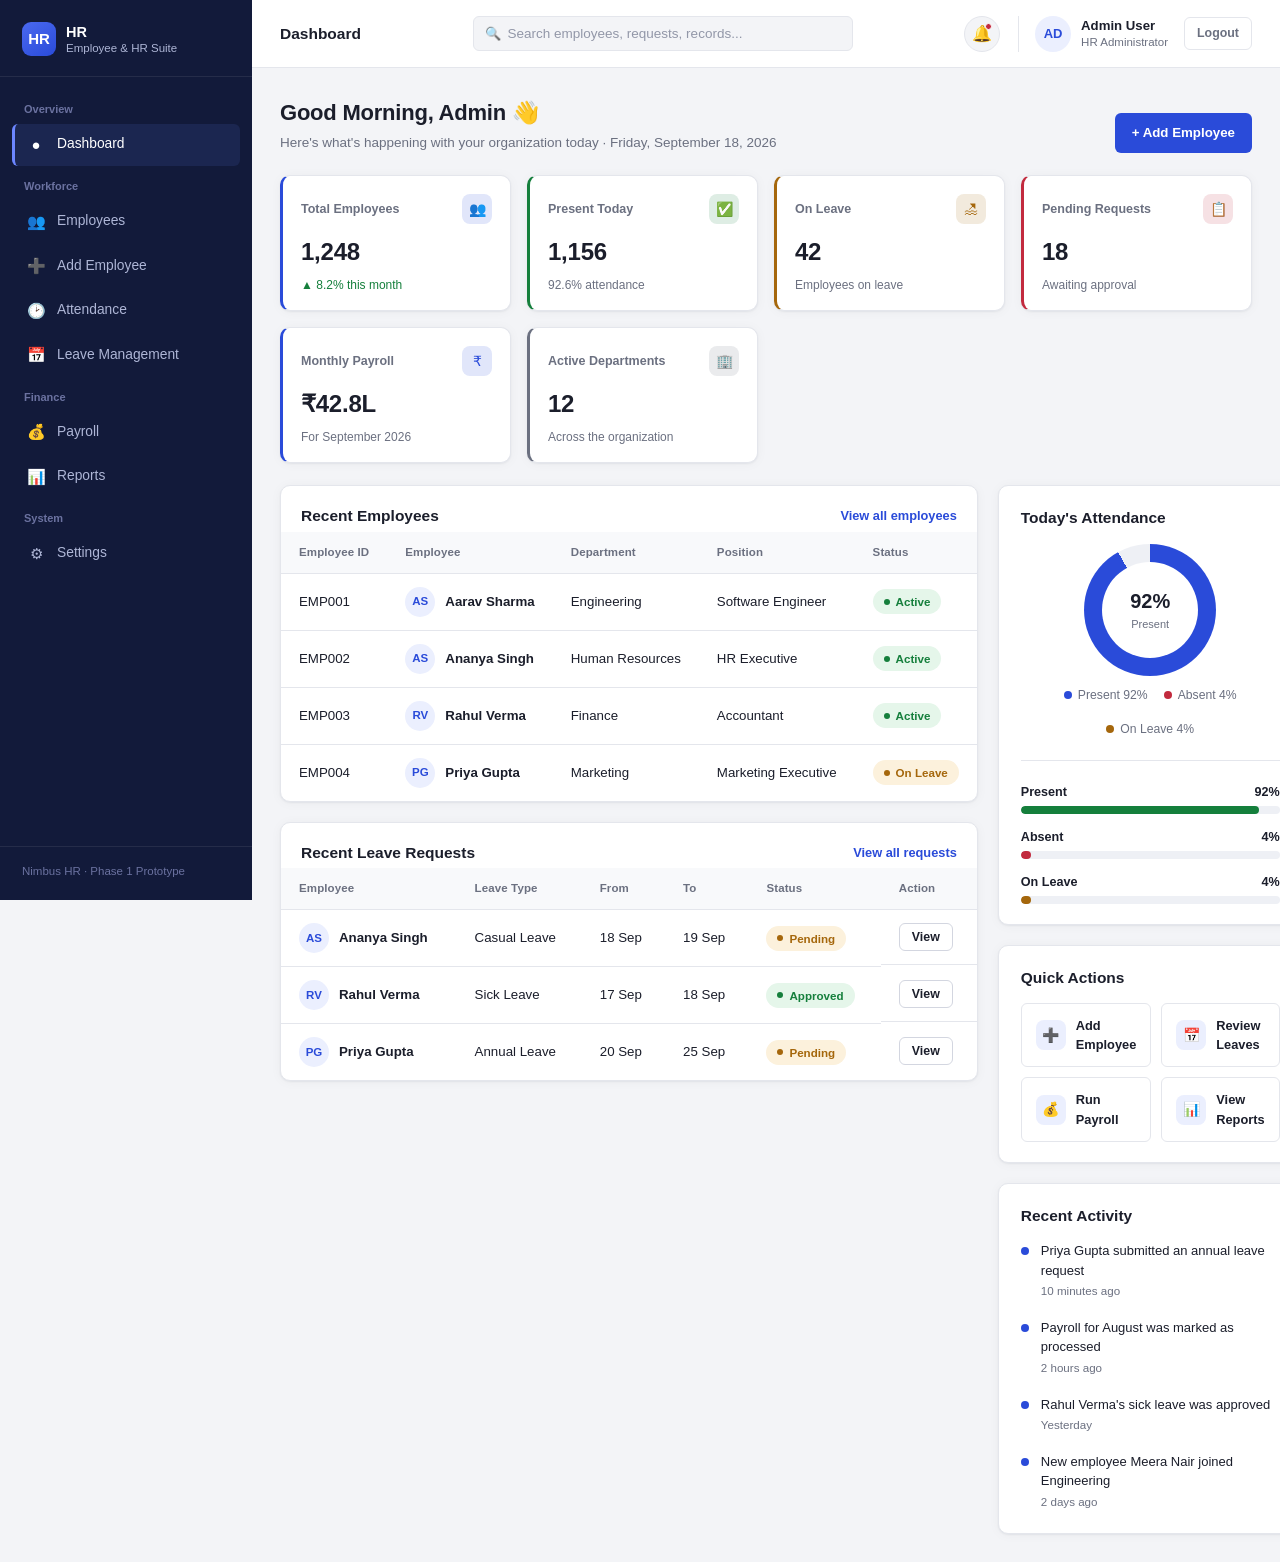
<file: employee-hr-management (1)/employee-hr-management/index.html>
<!DOCTYPE html>
<html lang="en">
<head>
<meta charset="UTF-8">
<meta name="viewport" content="width=device-width, initial-scale=1.0">
<title>Dashboard — Employee &amp; HR Management System</title>
<link rel="stylesheet" href="css/style.css">
</head>
<body>
<div class="app-shell">

  <aside class="sidebar">
    <div class="sidebar__brand">
      <div class="sidebar__brand-mark">HR</div>
      <div class="sidebar__brand-text">
        <strong> HR</strong>
        <span>Employee &amp; HR Suite</span>
      </div>
    </div>
    <nav class="sidebar__nav">
      <p class="sidebar__section-label">Overview</p>
      <a class="sidebar__link is-active" href="index.html"><span class="sidebar__icon">&#9679;</span><span class="sidebar__label">Dashboard</span></a>
      <p class="sidebar__section-label">Workforce</p>
      <a class="sidebar__link" href="employees.html"><span class="sidebar__icon">&#128101;</span><span class="sidebar__label">Employees</span></a>
      <a class="sidebar__link" href="add-employee.html"><span class="sidebar__icon">&#10133;</span><span class="sidebar__label">Add Employee</span></a>
      <a class="sidebar__link" href="attendance.html"><span class="sidebar__icon">&#128337;</span><span class="sidebar__label">Attendance</span></a>
      <a class="sidebar__link" href="leave.html"><span class="sidebar__icon">&#128197;</span><span class="sidebar__label">Leave Management</span></a>
      <p class="sidebar__section-label">Finance</p>
      <a class="sidebar__link" href="payroll.html"><span class="sidebar__icon">&#128176;</span><span class="sidebar__label">Payroll</span></a>
      <a class="sidebar__link" href="reports.html"><span class="sidebar__icon">&#128202;</span><span class="sidebar__label">Reports</span></a>
      <p class="sidebar__section-label">System</p>
      <a class="sidebar__link" href="settings.html"><span class="sidebar__icon">&#9881;</span><span class="sidebar__label">Settings</span></a>
    </nav>
    <div class="sidebar__foot">Nimbus HR &middot; Phase 1 Prototype</div>
  </aside>

  <div class="main">
    <header class="topbar">
      <div class="topbar__title">Dashboard</div>
      <div class="search-box">
        <span class="search-box__icon">&#128269;</span>
        <input type="text" placeholder="Search employees, requests, records...">
      </div>
      <div class="topbar__right">
        <button class="icon-btn" aria-label="Notifications">&#128276;<span class="icon-btn__dot"></span></button>
        <div class="profile">
          <div class="profile__avatar">AD</div>
          <div class="profile__info">
            <strong>Admin User</strong>
            <span>HR Administrator</span>
          </div>
          <a href="login.html" class="btn btn-ghost btn-sm" style="margin-left:6px;">Logout</a>
        </div>
      </div>
    </header>

    <main class="content">
      <div class="container">

        <div class="page-header">
          <div>
            <h1 class="page-title">Good Morning, Admin &#128075;</h1>
            <p class="page-subtitle">Here's what's happening with your organization today &middot; Friday, September 18, 2026</p>
          </div>
          <a class="btn btn-primary" href="add-employee.html">+ Add Employee</a>
        </div>

        <div class="stat-grid">
          <div class="stat-card" style="--stat-accent:#2A4BD9">
            <div class="stat-card__top">
              <span class="stat-card__label">Total Employees</span>
              <span class="stat-card__icon">&#128101;</span>
            </div>
            <div class="stat-card__value">1,248</div>
            <div class="stat-card__meta is-up">&#9650; 8.2% this month</div>
          </div>
          <div class="stat-card" style="--stat-accent:#157F3C">
            <div class="stat-card__top">
              <span class="stat-card__label">Present Today</span>
              <span class="stat-card__icon">&#9989;</span>
            </div>
            <div class="stat-card__value">1,156</div>
            <div class="stat-card__meta">92.6% attendance</div>
          </div>
          <div class="stat-card" style="--stat-accent:#A5670C">
            <div class="stat-card__top">
              <span class="stat-card__label">On Leave</span>
              <span class="stat-card__icon">&#127958;</span>
            </div>
            <div class="stat-card__value">42</div>
            <div class="stat-card__meta">Employees on leave</div>
          </div>
          <div class="stat-card" style="--stat-accent:#C22A3E">
            <div class="stat-card__top">
              <span class="stat-card__label">Pending Requests</span>
              <span class="stat-card__icon">&#128203;</span>
            </div>
            <div class="stat-card__value">18</div>
            <div class="stat-card__meta">Awaiting approval</div>
          </div>
          <div class="stat-card" style="--stat-accent:#2A4BD9">
            <div class="stat-card__top">
              <span class="stat-card__label">Monthly Payroll</span>
              <span class="stat-card__icon">&#8377;</span>
            </div>
            <div class="stat-card__value">&#8377;42.8L</div>
            <div class="stat-card__meta">For September 2026</div>
          </div>
          <div class="stat-card" style="--stat-accent:#6B7080">
            <div class="stat-card__top">
              <span class="stat-card__label">Active Departments</span>
              <span class="stat-card__icon">&#127970;</span>
            </div>
            <div class="stat-card__value">12</div>
            <div class="stat-card__meta">Across the organization</div>
          </div>
        </div>

        <div class="dashboard-grid">
          <div>
            <div class="table-container" style="margin-bottom:20px;">
              <div style="padding:18px 20px 4px;">
                <div class="section-header" style="margin-bottom:0;">
                  <h2 class="section-title">Recent Employees</h2>
                  <a class="section-link" href="employees.html">View all employees</a>
                </div>
              </div>
              <div class="table-scroll">
                <table class="data-table">
                  <thead>
                    <tr>
                      <th>Employee ID</th>
                      <th>Employee</th>
                      <th>Department</th>
                      <th>Position</th>
                      <th>Status</th>
                    </tr>
                  </thead>
                  <tbody>
                    <tr>
                      <td>EMP001</td>
                      <td><div class="cell-person"><span class="cell-person__avatar">AS</span><span class="cell-person__name">Aarav Sharma</span></div></td>
                      <td>Engineering</td>
                      <td>Software Engineer</td>
                      <td><span class="status-badge status-badge--success">Active</span></td>
                    </tr>
                    <tr>
                      <td>EMP002</td>
                      <td><div class="cell-person"><span class="cell-person__avatar">AS</span><span class="cell-person__name">Ananya Singh</span></div></td>
                      <td>Human Resources</td>
                      <td>HR Executive</td>
                      <td><span class="status-badge status-badge--success">Active</span></td>
                    </tr>
                    <tr>
                      <td>EMP003</td>
                      <td><div class="cell-person"><span class="cell-person__avatar">RV</span><span class="cell-person__name">Rahul Verma</span></div></td>
                      <td>Finance</td>
                      <td>Accountant</td>
                      <td><span class="status-badge status-badge--success">Active</span></td>
                    </tr>
                    <tr>
                      <td>EMP004</td>
                      <td><div class="cell-person"><span class="cell-person__avatar">PG</span><span class="cell-person__name">Priya Gupta</span></div></td>
                      <td>Marketing</td>
                      <td>Marketing Executive</td>
                      <td><span class="status-badge status-badge--warning">On Leave</span></td>
                    </tr>
                  </tbody>
                </table>
              </div>
            </div>

            <div class="table-container">
              <div style="padding:18px 20px 4px;">
                <div class="section-header" style="margin-bottom:0;">
                  <h2 class="section-title">Recent Leave Requests</h2>
                  <a class="section-link" href="leave.html">View all requests</a>
                </div>
              </div>
              <div class="table-scroll">
                <table class="data-table">
                  <thead>
                    <tr>
                      <th>Employee</th>
                      <th>Leave Type</th>
                      <th>From</th>
                      <th>To</th>
                      <th>Status</th>
                      <th>Action</th>
                    </tr>
                  </thead>
                  <tbody>
                    <tr>
                      <td><div class="cell-person"><span class="cell-person__avatar">AS</span><span class="cell-person__name">Ananya Singh</span></div></td>
                      <td>Casual Leave</td>
                      <td>18 Sep</td>
                      <td>19 Sep</td>
                      <td><span class="status-badge status-badge--warning">Pending</span></td>
                      <td class="table-actions">
                        <button class="btn btn-secondary btn-sm">View</button>
                      </td>
                    </tr>
                    <tr>
                      <td><div class="cell-person"><span class="cell-person__avatar">RV</span><span class="cell-person__name">Rahul Verma</span></div></td>
                      <td>Sick Leave</td>
                      <td>17 Sep</td>
                      <td>18 Sep</td>
                      <td><span class="status-badge status-badge--success">Approved</span></td>
                      <td class="table-actions">
                        <button class="btn btn-secondary btn-sm">View</button>
                      </td>
                    </tr>
                    <tr>
                      <td><div class="cell-person"><span class="cell-person__avatar">PG</span><span class="cell-person__name">Priya Gupta</span></div></td>
                      <td>Annual Leave</td>
                      <td>20 Sep</td>
                      <td>25 Sep</td>
                      <td><span class="status-badge status-badge--warning">Pending</span></td>
                      <td class="table-actions">
                        <button class="btn btn-secondary btn-sm">View</button>
                      </td>
                    </tr>
                  </tbody>
                </table>
              </div>
            </div>
          </div>

          <div>
            <div class="card card-pad" style="margin-bottom:20px;">
              <h2 class="section-title" style="margin-bottom:14px;">Today's Attendance</h2>
              <div class="donut" style="--pct:92;">
                <div class="donut__hole">
                  <strong>92%</strong>
                  <span>Present</span>
                </div>
              </div>
              <div class="legend">
                <span class="legend__item"><span class="legend__dot" style="--dot-color:#2A4BD9;"></span>Present 92%</span>
                <span class="legend__item"><span class="legend__dot" style="--dot-color:#C22A3E;"></span>Absent 4%</span>
                <span class="legend__item"><span class="legend__dot" style="--dot-color:#A5670C;"></span>On Leave 4%</span>
              </div>
              <div class="divider"></div>
              <div class="progress-row">
                <div class="progress-row__labels"><span>Present</span><span>92%</span></div>
                <div class="progress-track"><div class="progress-fill" style="width:92%; --bar-color:#157F3C;"></div></div>
              </div>
              <div class="progress-row">
                <div class="progress-row__labels"><span>Absent</span><span>4%</span></div>
                <div class="progress-track"><div class="progress-fill" style="width:4%; --bar-color:#C22A3E;"></div></div>
              </div>
              <div class="progress-row">
                <div class="progress-row__labels"><span>On Leave</span><span>4%</span></div>
                <div class="progress-track"><div class="progress-fill" style="width:4%; --bar-color:#A5670C;"></div></div>
              </div>
            </div>

            <div class="card card-pad" style="margin-bottom:20px;">
              <h2 class="section-title" style="margin-bottom:14px;">Quick Actions</h2>
              <div class="quick-actions">
                <a class="quick-action" href="add-employee.html"><span class="quick-action__icon">&#10133;</span>Add Employee</a>
                <a class="quick-action" href="leave.html"><span class="quick-action__icon">&#128197;</span>Review Leaves</a>
                <a class="quick-action" href="payroll.html"><span class="quick-action__icon">&#128176;</span>Run Payroll</a>
                <a class="quick-action" href="reports.html"><span class="quick-action__icon">&#128202;</span>View Reports</a>
              </div>
            </div>

            <div class="card card-pad">
              <h2 class="section-title" style="margin-bottom:14px;">Recent Activity</h2>
              <div class="activity-list">
                <div class="activity-item">
                  <span class="activity-item__dot"></span>
                  <div class="activity-item__body">
                    <p>Priya Gupta submitted an annual leave request</p>
                    <span>10 minutes ago</span>
                  </div>
                </div>
                <div class="activity-item">
                  <span class="activity-item__dot"></span>
                  <div class="activity-item__body">
                    <p>Payroll for August was marked as processed</p>
                    <span>2 hours ago</span>
                  </div>
                </div>
                <div class="activity-item">
                  <span class="activity-item__dot"></span>
                  <div class="activity-item__body">
                    <p>Rahul Verma's sick leave was approved</p>
                    <span>Yesterday</span>
                  </div>
                </div>
                <div class="activity-item">
                  <span class="activity-item__dot"></span>
                  <div class="activity-item__body">
                    <p>New employee Meera Nair joined Engineering</p>
                    <span>2 days ago</span>
                  </div>
                </div>
              </div>
            </div>
          </div>
        </div>

      </div>
    </main>
  </div>
</div>
</body>
</html>
</file>
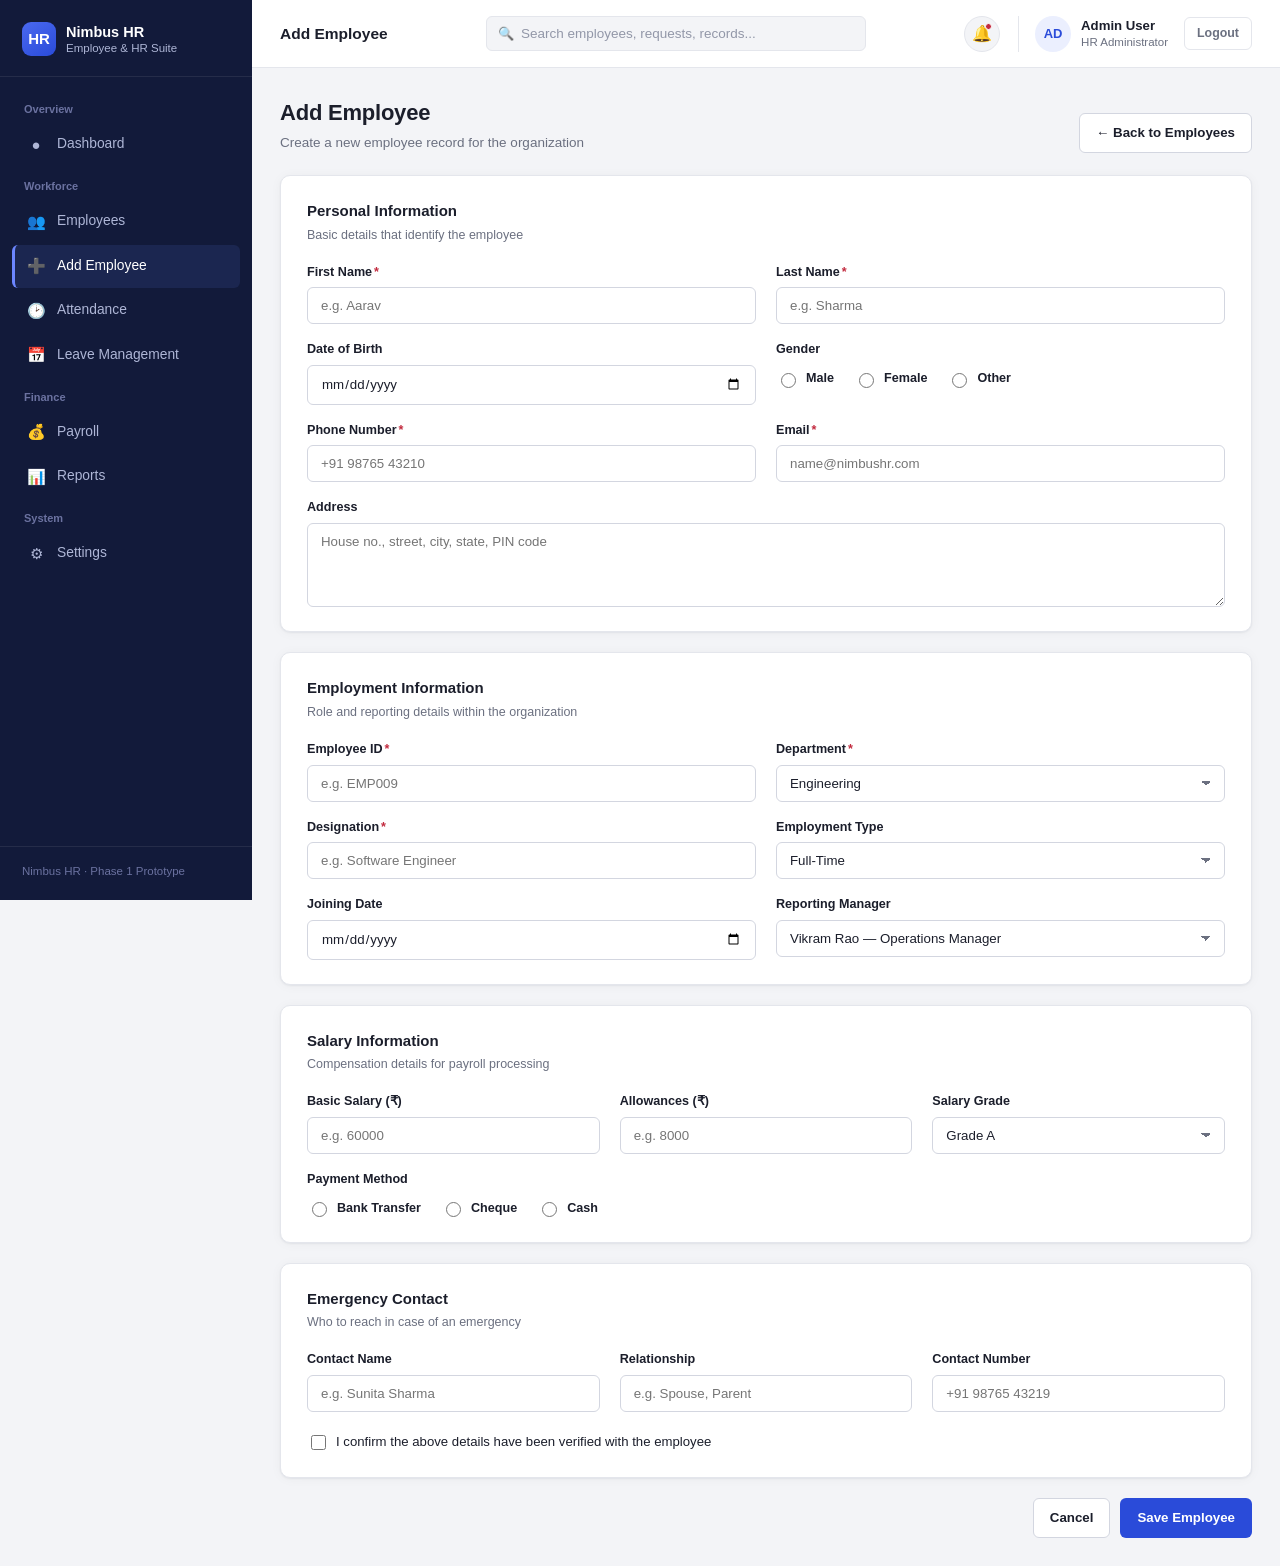
<file: employee-hr-management (1)/employee-hr-management/add-employee.html>
<!DOCTYPE html>
<html lang="en">
<head>
<meta charset="UTF-8">
<meta name="viewport" content="width=device-width, initial-scale=1.0">
<title>Add Employee — Employee &amp; HR Management System</title>
<link rel="stylesheet" href="css/style.css">
</head>
<body>
<div class="app-shell">

  <aside class="sidebar">
    <div class="sidebar__brand">
      <div class="sidebar__brand-mark">HR</div>
      <div class="sidebar__brand-text">
        <strong>Nimbus HR</strong>
        <span>Employee &amp; HR Suite</span>
      </div>
    </div>
    <nav class="sidebar__nav">
      <p class="sidebar__section-label">Overview</p>
      <a class="sidebar__link" href="index.html"><span class="sidebar__icon">&#9679;</span><span class="sidebar__label">Dashboard</span></a>
      <p class="sidebar__section-label">Workforce</p>
      <a class="sidebar__link" href="employees.html"><span class="sidebar__icon">&#128101;</span><span class="sidebar__label">Employees</span></a>
      <a class="sidebar__link is-active" href="add-employee.html"><span class="sidebar__icon">&#10133;</span><span class="sidebar__label">Add Employee</span></a>
      <a class="sidebar__link" href="attendance.html"><span class="sidebar__icon">&#128337;</span><span class="sidebar__label">Attendance</span></a>
      <a class="sidebar__link" href="leave.html"><span class="sidebar__icon">&#128197;</span><span class="sidebar__label">Leave Management</span></a>
      <p class="sidebar__section-label">Finance</p>
      <a class="sidebar__link" href="payroll.html"><span class="sidebar__icon">&#128176;</span><span class="sidebar__label">Payroll</span></a>
      <a class="sidebar__link" href="reports.html"><span class="sidebar__icon">&#128202;</span><span class="sidebar__label">Reports</span></a>
      <p class="sidebar__section-label">System</p>
      <a class="sidebar__link" href="settings.html"><span class="sidebar__icon">&#9881;</span><span class="sidebar__label">Settings</span></a>
    </nav>
    <div class="sidebar__foot">Nimbus HR &middot; Phase 1 Prototype</div>
  </aside>

  <div class="main">
    <header class="topbar">
      <div class="topbar__title">Add Employee</div>
      <div class="search-box">
        <span class="search-box__icon">&#128269;</span>
        <input type="text" placeholder="Search employees, requests, records...">
      </div>
      <div class="topbar__right">
        <button class="icon-btn" aria-label="Notifications">&#128276;<span class="icon-btn__dot"></span></button>
        <div class="profile">
          <div class="profile__avatar">AD</div>
          <div class="profile__info">
            <strong>Admin User</strong>
            <span>HR Administrator</span>
          </div>
          <a href="login.html" class="btn btn-ghost btn-sm" style="margin-left:6px;">Logout</a>
        </div>
      </div>
    </header>

    <main class="content">
      <div class="container">

        <div class="page-header">
          <div>
            <h1 class="page-title">Add Employee</h1>
            <p class="page-subtitle">Create a new employee record for the organization</p>
          </div>
          <a class="btn btn-secondary" href="employees.html">&larr; Back to Employees</a>
        </div>

        <form>

          <div class="form-section">
            <h2 class="form-section__title">Personal Information</h2>
            <p class="form-section__hint">Basic details that identify the employee</p>
            <div class="form-grid">
              <div class="form-group">
                <label for="firstName">First Name<span class="req">*</span></label>
                <input class="form-control" type="text" id="firstName" placeholder="e.g. Aarav">
              </div>
              <div class="form-group">
                <label for="lastName">Last Name<span class="req">*</span></label>
                <input class="form-control" type="text" id="lastName" placeholder="e.g. Sharma">
              </div>
              <div class="form-group">
                <label for="dob">Date of Birth</label>
                <input class="form-control" type="date" id="dob">
              </div>
              <div class="form-group">
                <label>Gender</label>
                <div class="radio-row">
                  <label class="radio-option"><input type="radio" name="gender"> Male</label>
                  <label class="radio-option"><input type="radio" name="gender"> Female</label>
                  <label class="radio-option"><input type="radio" name="gender"> Other</label>
                </div>
              </div>
              <div class="form-group">
                <label for="phone">Phone Number<span class="req">*</span></label>
                <input class="form-control" type="tel" id="phone" placeholder="+91 98765 43210">
              </div>
              <div class="form-group">
                <label for="email">Email<span class="req">*</span></label>
                <input class="form-control" type="email" id="email" placeholder="name@nimbushr.com">
              </div>
              <div class="form-group span-2">
                <label for="address">Address</label>
                <textarea class="form-control" id="address" placeholder="House no., street, city, state, PIN code"></textarea>
              </div>
            </div>
          </div>

          <div class="form-section">
            <h2 class="form-section__title">Employment Information</h2>
            <p class="form-section__hint">Role and reporting details within the organization</p>
            <div class="form-grid">
              <div class="form-group">
                <label for="empId">Employee ID<span class="req">*</span></label>
                <input class="form-control" type="text" id="empId" placeholder="e.g. EMP009">
              </div>
              <div class="form-group">
                <label for="department">Department<span class="req">*</span></label>
                <select class="form-control" id="department">
                  <option>Engineering</option>
                  <option>Human Resources</option>
                  <option>Finance</option>
                  <option>Marketing</option>
                  <option>Operations</option>
                </select>
              </div>
              <div class="form-group">
                <label for="designation">Designation<span class="req">*</span></label>
                <input class="form-control" type="text" id="designation" placeholder="e.g. Software Engineer">
              </div>
              <div class="form-group">
                <label for="empType">Employment Type</label>
                <select class="form-control" id="empType">
                  <option>Full-Time</option>
                  <option>Part-Time</option>
                  <option>Contract</option>
                  <option>Intern</option>
                </select>
              </div>
              <div class="form-group">
                <label for="joiningDate">Joining Date</label>
                <input class="form-control" type="date" id="joiningDate">
              </div>
              <div class="form-group">
                <label for="manager">Reporting Manager</label>
                <select class="form-control" id="manager">
                  <option>Vikram Rao — Operations Manager</option>
                  <option>Karan Mehta — Talent Acquisition Lead</option>
                  <option>Rahul Verma — Accountant</option>
                </select>
              </div>
            </div>
          </div>

          <div class="form-section">
            <h2 class="form-section__title">Salary Information</h2>
            <p class="form-section__hint">Compensation details for payroll processing</p>
            <div class="form-grid cols-3">
              <div class="form-group">
                <label for="basicSalary">Basic Salary (&#8377;)</label>
                <input class="form-control" type="number" id="basicSalary" placeholder="e.g. 60000">
              </div>
              <div class="form-group">
                <label for="allowances">Allowances (&#8377;)</label>
                <input class="form-control" type="number" id="allowances" placeholder="e.g. 8000">
              </div>
              <div class="form-group">
                <label for="salaryGrade">Salary Grade</label>
                <select class="form-control" id="salaryGrade">
                  <option>Grade A</option>
                  <option>Grade B</option>
                  <option>Grade C</option>
                  <option>Grade D</option>
                </select>
              </div>
              <div class="form-group span-2">
                <label>Payment Method</label>
                <div class="radio-row">
                  <label class="radio-option"><input type="radio" name="payment"> Bank Transfer</label>
                  <label class="radio-option"><input type="radio" name="payment"> Cheque</label>
                  <label class="radio-option"><input type="radio" name="payment"> Cash</label>
                </div>
              </div>
            </div>
          </div>

          <div class="form-section">
            <h2 class="form-section__title">Emergency Contact</h2>
            <p class="form-section__hint">Who to reach in case of an emergency</p>
            <div class="form-grid cols-3">
              <div class="form-group">
                <label for="ecName">Contact Name</label>
                <input class="form-control" type="text" id="ecName" placeholder="e.g. Sunita Sharma">
              </div>
              <div class="form-group">
                <label for="ecRelation">Relationship</label>
                <input class="form-control" type="text" id="ecRelation" placeholder="e.g. Spouse, Parent">
              </div>
              <div class="form-group">
                <label for="ecPhone">Contact Number</label>
                <input class="form-control" type="tel" id="ecPhone" placeholder="+91 98765 43219">
              </div>
            </div>
            <div class="checkbox-row" style="margin-top:16px;">
              <label class="checkbox-option"><input type="checkbox"> I confirm the above details have been verified with the employee</label>
            </div>
          </div>

          <div class="form-actions">
            <a class="btn btn-secondary" href="employees.html">Cancel</a>
            <a class="btn btn-primary" href="employees.html">Save Employee</a>
          </div>

        </form>

      </div>
    </main>
  </div>
</div>
</body>
</html>
</file>
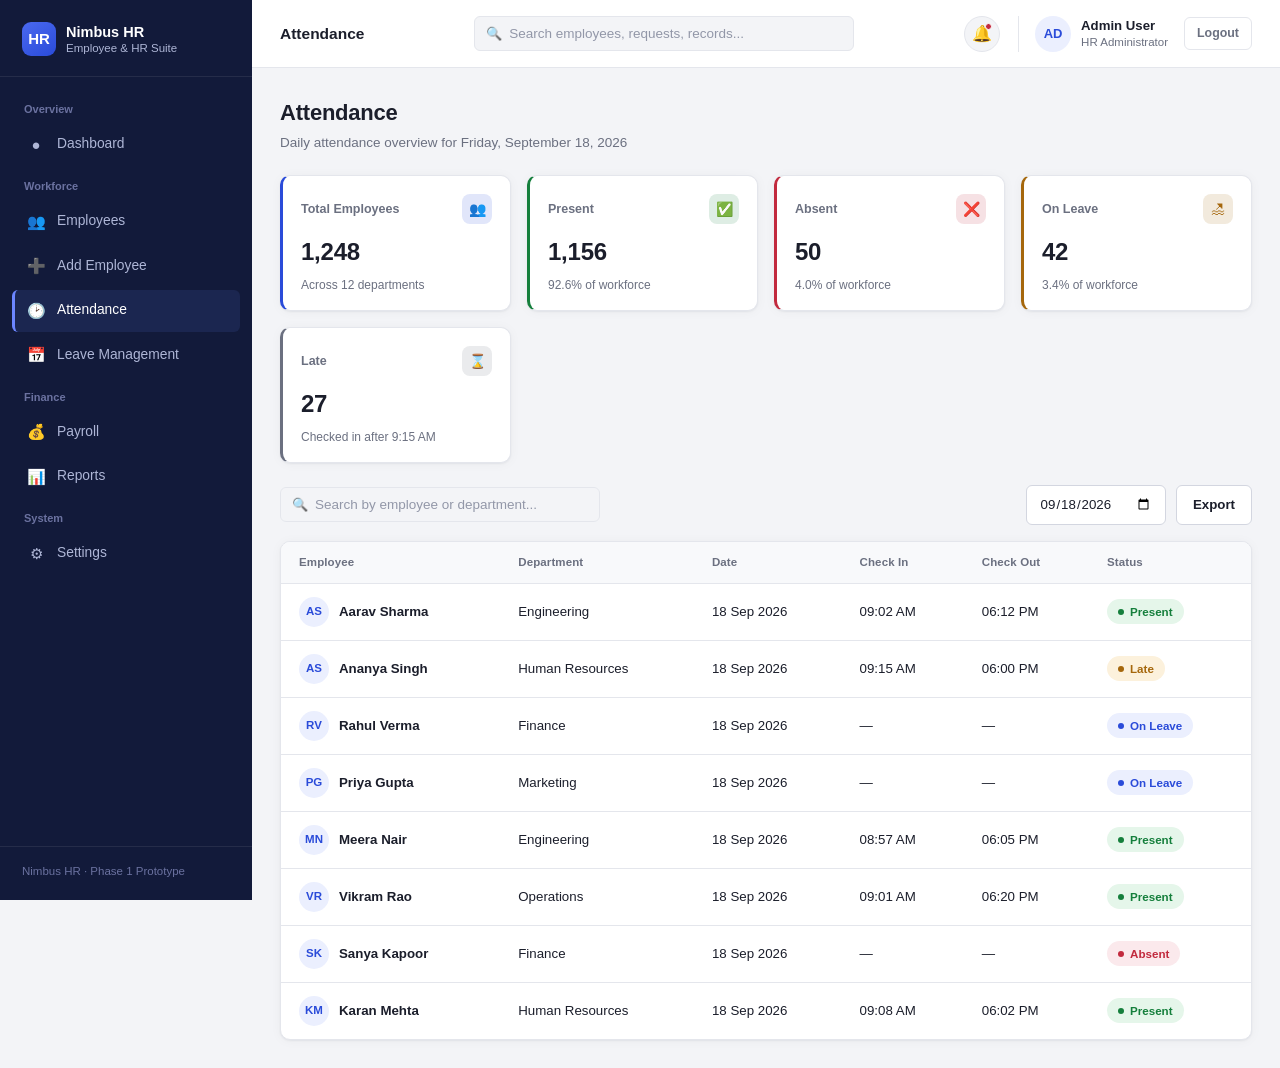
<file: employee-hr-management (1)/employee-hr-management/attendance.html>
<!DOCTYPE html>
<html lang="en">
<head>
<meta charset="UTF-8">
<meta name="viewport" content="width=device-width, initial-scale=1.0">
<title>Attendance — Employee &amp; HR Management System</title>
<link rel="stylesheet" href="css/style.css">
</head>
<body>
<div class="app-shell">

  <aside class="sidebar">
    <div class="sidebar__brand">
      <div class="sidebar__brand-mark">HR</div>
      <div class="sidebar__brand-text">
        <strong>Nimbus HR</strong>
        <span>Employee &amp; HR Suite</span>
      </div>
    </div>
    <nav class="sidebar__nav">
      <p class="sidebar__section-label">Overview</p>
      <a class="sidebar__link" href="index.html"><span class="sidebar__icon">&#9679;</span><span class="sidebar__label">Dashboard</span></a>
      <p class="sidebar__section-label">Workforce</p>
      <a class="sidebar__link" href="employees.html"><span class="sidebar__icon">&#128101;</span><span class="sidebar__label">Employees</span></a>
      <a class="sidebar__link" href="add-employee.html"><span class="sidebar__icon">&#10133;</span><span class="sidebar__label">Add Employee</span></a>
      <a class="sidebar__link is-active" href="attendance.html"><span class="sidebar__icon">&#128337;</span><span class="sidebar__label">Attendance</span></a>
      <a class="sidebar__link" href="leave.html"><span class="sidebar__icon">&#128197;</span><span class="sidebar__label">Leave Management</span></a>
      <p class="sidebar__section-label">Finance</p>
      <a class="sidebar__link" href="payroll.html"><span class="sidebar__icon">&#128176;</span><span class="sidebar__label">Payroll</span></a>
      <a class="sidebar__link" href="reports.html"><span class="sidebar__icon">&#128202;</span><span class="sidebar__label">Reports</span></a>
      <p class="sidebar__section-label">System</p>
      <a class="sidebar__link" href="settings.html"><span class="sidebar__icon">&#9881;</span><span class="sidebar__label">Settings</span></a>
    </nav>
    <div class="sidebar__foot">Nimbus HR &middot; Phase 1 Prototype</div>
  </aside>

  <div class="main">
    <header class="topbar">
      <div class="topbar__title">Attendance</div>
      <div class="search-box">
        <span class="search-box__icon">&#128269;</span>
        <input type="text" placeholder="Search employees, requests, records...">
      </div>
      <div class="topbar__right">
        <button class="icon-btn" aria-label="Notifications">&#128276;<span class="icon-btn__dot"></span></button>
        <div class="profile">
          <div class="profile__avatar">AD</div>
          <div class="profile__info">
            <strong>Admin User</strong>
            <span>HR Administrator</span>
          </div>
          <a href="login.html" class="btn btn-ghost btn-sm" style="margin-left:6px;">Logout</a>
        </div>
      </div>
    </header>

    <main class="content">
      <div class="container">

        <div class="page-header">
          <div>
            <h1 class="page-title">Attendance</h1>
            <p class="page-subtitle">Daily attendance overview for Friday, September 18, 2026</p>
          </div>
        </div>

        <div class="stat-grid">
          <div class="stat-card" style="--stat-accent:#2A4BD9">
            <div class="stat-card__top"><span class="stat-card__label">Total Employees</span><span class="stat-card__icon">&#128101;</span></div>
            <div class="stat-card__value">1,248</div>
            <div class="stat-card__meta">Across 12 departments</div>
          </div>
          <div class="stat-card" style="--stat-accent:#157F3C">
            <div class="stat-card__top"><span class="stat-card__label">Present</span><span class="stat-card__icon">&#9989;</span></div>
            <div class="stat-card__value">1,156</div>
            <div class="stat-card__meta">92.6% of workforce</div>
          </div>
          <div class="stat-card" style="--stat-accent:#C22A3E">
            <div class="stat-card__top"><span class="stat-card__label">Absent</span><span class="stat-card__icon">&#10060;</span></div>
            <div class="stat-card__value">50</div>
            <div class="stat-card__meta">4.0% of workforce</div>
          </div>
          <div class="stat-card" style="--stat-accent:#A5670C">
            <div class="stat-card__top"><span class="stat-card__label">On Leave</span><span class="stat-card__icon">&#127958;</span></div>
            <div class="stat-card__value">42</div>
            <div class="stat-card__meta">3.4% of workforce</div>
          </div>
          <div class="stat-card" style="--stat-accent:#6B7080">
            <div class="stat-card__top"><span class="stat-card__label">Late</span><span class="stat-card__icon">&#8987;</span></div>
            <div class="stat-card__value">27</div>
            <div class="stat-card__meta">Checked in after 9:15 AM</div>
          </div>
        </div>

        <div class="table-toolbar">
          <div class="search-box">
            <span class="search-box__icon">&#128269;</span>
            <input type="text" placeholder="Search by employee or department...">
          </div>
          <div style="display:flex; gap:10px;">
            <input class="form-control" type="date" value="2026-09-18" style="max-width:170px;">
            <button class="btn btn-secondary">Export</button>
          </div>
        </div>

        <div class="table-container">
          <div class="table-scroll">
            <table class="data-table">
              <thead>
                <tr>
                  <th>Employee</th>
                  <th>Department</th>
                  <th>Date</th>
                  <th>Check In</th>
                  <th>Check Out</th>
                  <th>Status</th>
                </tr>
              </thead>
              <tbody>
                <tr>
                  <td><div class="cell-person"><span class="cell-person__avatar">AS</span><span class="cell-person__name">Aarav Sharma</span></div></td>
                  <td>Engineering</td>
                  <td>18 Sep 2026</td>
                  <td>09:02 AM</td>
                  <td>06:12 PM</td>
                  <td><span class="status-badge status-badge--success">Present</span></td>
                </tr>
                <tr>
                  <td><div class="cell-person"><span class="cell-person__avatar">AS</span><span class="cell-person__name">Ananya Singh</span></div></td>
                  <td>Human Resources</td>
                  <td>18 Sep 2026</td>
                  <td>09:15 AM</td>
                  <td>06:00 PM</td>
                  <td><span class="status-badge status-badge--warning">Late</span></td>
                </tr>
                <tr>
                  <td><div class="cell-person"><span class="cell-person__avatar">RV</span><span class="cell-person__name">Rahul Verma</span></div></td>
                  <td>Finance</td>
                  <td>18 Sep 2026</td>
                  <td>&mdash;</td>
                  <td>&mdash;</td>
                  <td><span class="status-badge status-badge--info">On Leave</span></td>
                </tr>
                <tr>
                  <td><div class="cell-person"><span class="cell-person__avatar">PG</span><span class="cell-person__name">Priya Gupta</span></div></td>
                  <td>Marketing</td>
                  <td>18 Sep 2026</td>
                  <td>&mdash;</td>
                  <td>&mdash;</td>
                  <td><span class="status-badge status-badge--info">On Leave</span></td>
                </tr>
                <tr>
                  <td><div class="cell-person"><span class="cell-person__avatar">MN</span><span class="cell-person__name">Meera Nair</span></div></td>
                  <td>Engineering</td>
                  <td>18 Sep 2026</td>
                  <td>08:57 AM</td>
                  <td>06:05 PM</td>
                  <td><span class="status-badge status-badge--success">Present</span></td>
                </tr>
                <tr>
                  <td><div class="cell-person"><span class="cell-person__avatar">VR</span><span class="cell-person__name">Vikram Rao</span></div></td>
                  <td>Operations</td>
                  <td>18 Sep 2026</td>
                  <td>09:01 AM</td>
                  <td>06:20 PM</td>
                  <td><span class="status-badge status-badge--success">Present</span></td>
                </tr>
                <tr>
                  <td><div class="cell-person"><span class="cell-person__avatar">SK</span><span class="cell-person__name">Sanya Kapoor</span></div></td>
                  <td>Finance</td>
                  <td>18 Sep 2026</td>
                  <td>&mdash;</td>
                  <td>&mdash;</td>
                  <td><span class="status-badge status-badge--danger">Absent</span></td>
                </tr>
                <tr>
                  <td><div class="cell-person"><span class="cell-person__avatar">KM</span><span class="cell-person__name">Karan Mehta</span></div></td>
                  <td>Human Resources</td>
                  <td>18 Sep 2026</td>
                  <td>09:08 AM</td>
                  <td>06:02 PM</td>
                  <td><span class="status-badge status-badge--success">Present</span></td>
                </tr>
              </tbody>
            </table>
          </div>
        </div>

      </div>
    </main>
  </div>
</div>
</body>
</html>
</file>
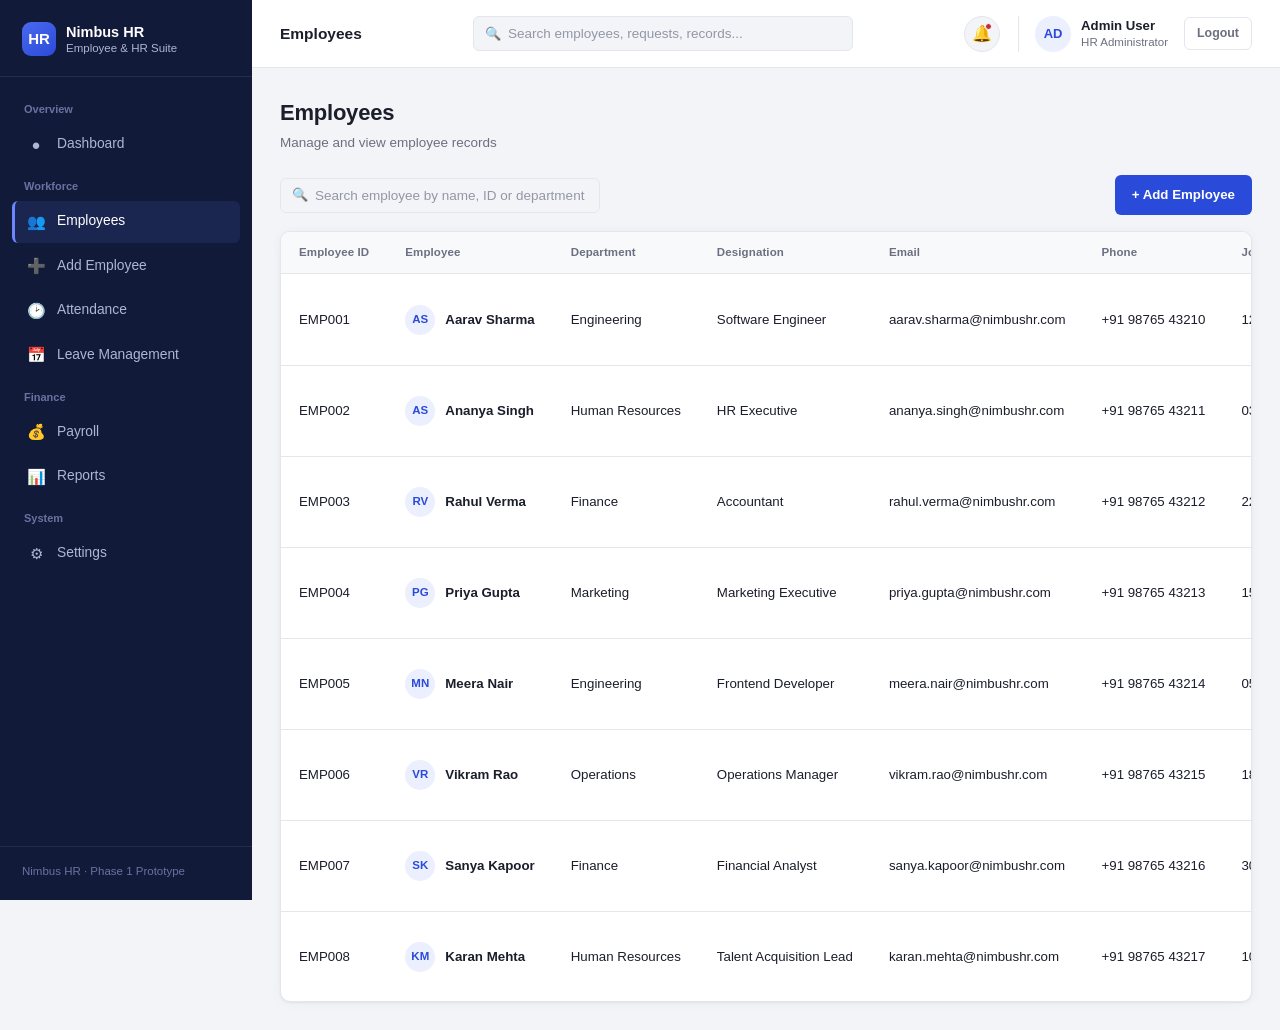
<file: employee-hr-management (1)/employee-hr-management/employees.html>
<!DOCTYPE html>
<html lang="en">
<head>
<meta charset="UTF-8">
<meta name="viewport" content="width=device-width, initial-scale=1.0">
<title>Employees — Employee &amp; HR Management System</title>
<link rel="stylesheet" href="css/style.css">
</head>
<body>
<div class="app-shell">

  <aside class="sidebar">
    <div class="sidebar__brand">
      <div class="sidebar__brand-mark">HR</div>
      <div class="sidebar__brand-text">
        <strong>Nimbus HR</strong>
        <span>Employee &amp; HR Suite</span>
      </div>
    </div>
    <nav class="sidebar__nav">
      <p class="sidebar__section-label">Overview</p>
      <a class="sidebar__link" href="index.html"><span class="sidebar__icon">&#9679;</span><span class="sidebar__label">Dashboard</span></a>
      <p class="sidebar__section-label">Workforce</p>
      <a class="sidebar__link is-active" href="employees.html"><span class="sidebar__icon">&#128101;</span><span class="sidebar__label">Employees</span></a>
      <a class="sidebar__link" href="add-employee.html"><span class="sidebar__icon">&#10133;</span><span class="sidebar__label">Add Employee</span></a>
      <a class="sidebar__link" href="attendance.html"><span class="sidebar__icon">&#128337;</span><span class="sidebar__label">Attendance</span></a>
      <a class="sidebar__link" href="leave.html"><span class="sidebar__icon">&#128197;</span><span class="sidebar__label">Leave Management</span></a>
      <p class="sidebar__section-label">Finance</p>
      <a class="sidebar__link" href="payroll.html"><span class="sidebar__icon">&#128176;</span><span class="sidebar__label">Payroll</span></a>
      <a class="sidebar__link" href="reports.html"><span class="sidebar__icon">&#128202;</span><span class="sidebar__label">Reports</span></a>
      <p class="sidebar__section-label">System</p>
      <a class="sidebar__link" href="settings.html"><span class="sidebar__icon">&#9881;</span><span class="sidebar__label">Settings</span></a>
    </nav>
    <div class="sidebar__foot">Nimbus HR &middot; Phase 1 Prototype</div>
  </aside>

  <div class="main">
    <header class="topbar">
      <div class="topbar__title">Employees</div>
      <div class="search-box">
        <span class="search-box__icon">&#128269;</span>
        <input type="text" placeholder="Search employees, requests, records...">
      </div>
      <div class="topbar__right">
        <button class="icon-btn" aria-label="Notifications">&#128276;<span class="icon-btn__dot"></span></button>
        <div class="profile">
          <div class="profile__avatar">AD</div>
          <div class="profile__info">
            <strong>Admin User</strong>
            <span>HR Administrator</span>
          </div>
          <a href="login.html" class="btn btn-ghost btn-sm" style="margin-left:6px;">Logout</a>
        </div>
      </div>
    </header>

    <main class="content">
      <div class="container">

        <div class="page-header">
          <div>
            <h1 class="page-title">Employees</h1>
            <p class="page-subtitle">Manage and view employee records</p>
          </div>
        </div>

        <div class="table-toolbar">
          <div class="search-box">
            <span class="search-box__icon">&#128269;</span>
            <input type="text" placeholder="Search employee by name, ID or department...">
          </div>
          <a class="btn btn-primary" href="add-employee.html">+ Add Employee</a>
        </div>

        <div class="table-container">
          <div class="table-scroll">
            <table class="data-table">
              <thead>
                <tr>
                  <th>Employee ID</th>
                  <th>Employee</th>
                  <th>Department</th>
                  <th>Designation</th>
                  <th>Email</th>
                  <th>Phone</th>
                  <th>Joining Date</th>
                  <th>Status</th>
                  <th>Action</th>
                </tr>
              </thead>
              <tbody>
                <tr>
                  <td>EMP001</td>
                  <td><div class="cell-person"><span class="cell-person__avatar">AS</span><span class="cell-person__name">Aarav Sharma</span></div></td>
                  <td>Engineering</td>
                  <td>Software Engineer</td>
                  <td>aarav.sharma@nimbushr.com</td>
                  <td>+91 98765 43210</td>
                  <td>12 Jan 2022</td>
                  <td><span class="status-badge status-badge--success">Active</span></td>
                  <td class="table-actions"><button class="btn btn-secondary btn-sm">View</button><button class="btn btn-ghost btn-sm">Edit</button></td>
                </tr>
                <tr>
                  <td>EMP002</td>
                  <td><div class="cell-person"><span class="cell-person__avatar">AS</span><span class="cell-person__name">Ananya Singh</span></div></td>
                  <td>Human Resources</td>
                  <td>HR Executive</td>
                  <td>ananya.singh@nimbushr.com</td>
                  <td>+91 98765 43211</td>
                  <td>03 Mar 2021</td>
                  <td><span class="status-badge status-badge--success">Active</span></td>
                  <td class="table-actions"><button class="btn btn-secondary btn-sm">View</button><button class="btn btn-ghost btn-sm">Edit</button></td>
                </tr>
                <tr>
                  <td>EMP003</td>
                  <td><div class="cell-person"><span class="cell-person__avatar">RV</span><span class="cell-person__name">Rahul Verma</span></div></td>
                  <td>Finance</td>
                  <td>Accountant</td>
                  <td>rahul.verma@nimbushr.com</td>
                  <td>+91 98765 43212</td>
                  <td>22 Jul 2020</td>
                  <td><span class="status-badge status-badge--success">Active</span></td>
                  <td class="table-actions"><button class="btn btn-secondary btn-sm">View</button><button class="btn btn-ghost btn-sm">Edit</button></td>
                </tr>
                <tr>
                  <td>EMP004</td>
                  <td><div class="cell-person"><span class="cell-person__avatar">PG</span><span class="cell-person__name">Priya Gupta</span></div></td>
                  <td>Marketing</td>
                  <td>Marketing Executive</td>
                  <td>priya.gupta@nimbushr.com</td>
                  <td>+91 98765 43213</td>
                  <td>15 Sep 2023</td>
                  <td><span class="status-badge status-badge--warning">On Leave</span></td>
                  <td class="table-actions"><button class="btn btn-secondary btn-sm">View</button><button class="btn btn-ghost btn-sm">Edit</button></td>
                </tr>
                <tr>
                  <td>EMP005</td>
                  <td><div class="cell-person"><span class="cell-person__avatar">MN</span><span class="cell-person__name">Meera Nair</span></div></td>
                  <td>Engineering</td>
                  <td>Frontend Developer</td>
                  <td>meera.nair@nimbushr.com</td>
                  <td>+91 98765 43214</td>
                  <td>05 Sep 2026</td>
                  <td><span class="status-badge status-badge--success">Active</span></td>
                  <td class="table-actions"><button class="btn btn-secondary btn-sm">View</button><button class="btn btn-ghost btn-sm">Edit</button></td>
                </tr>
                <tr>
                  <td>EMP006</td>
                  <td><div class="cell-person"><span class="cell-person__avatar">VR</span><span class="cell-person__name">Vikram Rao</span></div></td>
                  <td>Operations</td>
                  <td>Operations Manager</td>
                  <td>vikram.rao@nimbushr.com</td>
                  <td>+91 98765 43215</td>
                  <td>18 Feb 2019</td>
                  <td><span class="status-badge status-badge--success">Active</span></td>
                  <td class="table-actions"><button class="btn btn-secondary btn-sm">View</button><button class="btn btn-ghost btn-sm">Edit</button></td>
                </tr>
                <tr>
                  <td>EMP007</td>
                  <td><div class="cell-person"><span class="cell-person__avatar">SK</span><span class="cell-person__name">Sanya Kapoor</span></div></td>
                  <td>Finance</td>
                  <td>Financial Analyst</td>
                  <td>sanya.kapoor@nimbushr.com</td>
                  <td>+91 98765 43216</td>
                  <td>30 Nov 2022</td>
                  <td><span class="status-badge status-badge--neutral">Inactive</span></td>
                  <td class="table-actions"><button class="btn btn-secondary btn-sm">View</button><button class="btn btn-ghost btn-sm">Edit</button></td>
                </tr>
                <tr>
                  <td>EMP008</td>
                  <td><div class="cell-person"><span class="cell-person__avatar">KM</span><span class="cell-person__name">Karan Mehta</span></div></td>
                  <td>Human Resources</td>
                  <td>Talent Acquisition Lead</td>
                  <td>karan.mehta@nimbushr.com</td>
                  <td>+91 98765 43217</td>
                  <td>10 Jun 2021</td>
                  <td><span class="status-badge status-badge--success">Active</span></td>
                  <td class="table-actions"><button class="btn btn-secondary btn-sm">View</button><button class="btn btn-ghost btn-sm">Edit</button></td>
                </tr>
              </tbody>
            </table>
          </div>
        </div>

      </div>
    </main>
  </div>
</div>
</body>
</html>
</file>
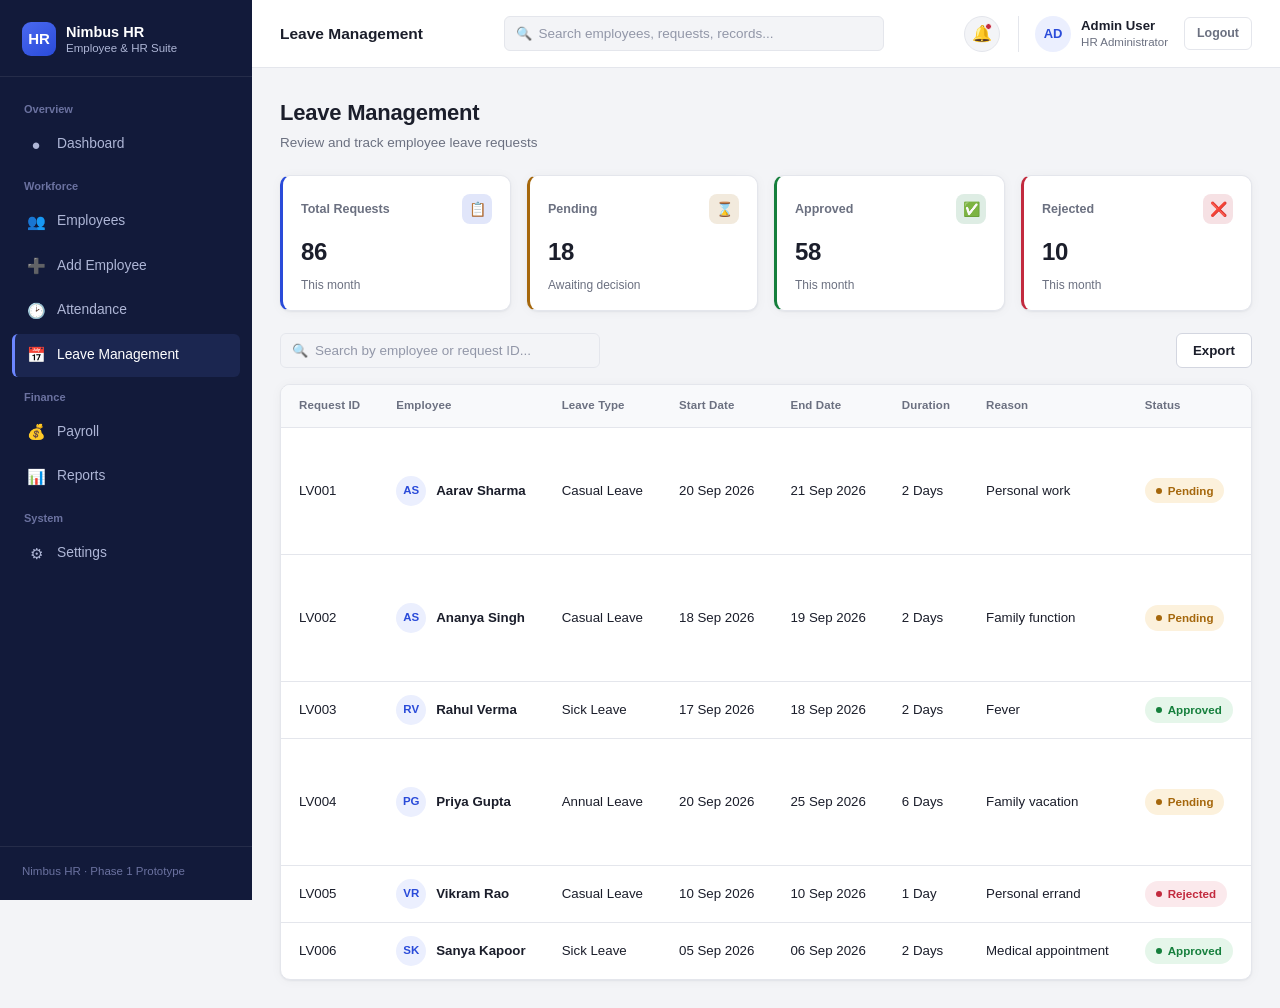
<file: employee-hr-management (1)/employee-hr-management/leave.html>
<!DOCTYPE html>
<html lang="en">
<head>
<meta charset="UTF-8">
<meta name="viewport" content="width=device-width, initial-scale=1.0">
<title>Leave Management — Employee &amp; HR Management System</title>
<link rel="stylesheet" href="css/style.css">
</head>
<body>
<div class="app-shell">

  <aside class="sidebar">
    <div class="sidebar__brand">
      <div class="sidebar__brand-mark">HR</div>
      <div class="sidebar__brand-text">
        <strong>Nimbus HR</strong>
        <span>Employee &amp; HR Suite</span>
      </div>
    </div>
    <nav class="sidebar__nav">
      <p class="sidebar__section-label">Overview</p>
      <a class="sidebar__link" href="index.html"><span class="sidebar__icon">&#9679;</span><span class="sidebar__label">Dashboard</span></a>
      <p class="sidebar__section-label">Workforce</p>
      <a class="sidebar__link" href="employees.html"><span class="sidebar__icon">&#128101;</span><span class="sidebar__label">Employees</span></a>
      <a class="sidebar__link" href="add-employee.html"><span class="sidebar__icon">&#10133;</span><span class="sidebar__label">Add Employee</span></a>
      <a class="sidebar__link" href="attendance.html"><span class="sidebar__icon">&#128337;</span><span class="sidebar__label">Attendance</span></a>
      <a class="sidebar__link is-active" href="leave.html"><span class="sidebar__icon">&#128197;</span><span class="sidebar__label">Leave Management</span></a>
      <p class="sidebar__section-label">Finance</p>
      <a class="sidebar__link" href="payroll.html"><span class="sidebar__icon">&#128176;</span><span class="sidebar__label">Payroll</span></a>
      <a class="sidebar__link" href="reports.html"><span class="sidebar__icon">&#128202;</span><span class="sidebar__label">Reports</span></a>
      <p class="sidebar__section-label">System</p>
      <a class="sidebar__link" href="settings.html"><span class="sidebar__icon">&#9881;</span><span class="sidebar__label">Settings</span></a>
    </nav>
    <div class="sidebar__foot">Nimbus HR &middot; Phase 1 Prototype</div>
  </aside>

  <div class="main">
    <header class="topbar">
      <div class="topbar__title">Leave Management</div>
      <div class="search-box">
        <span class="search-box__icon">&#128269;</span>
        <input type="text" placeholder="Search employees, requests, records...">
      </div>
      <div class="topbar__right">
        <button class="icon-btn" aria-label="Notifications">&#128276;<span class="icon-btn__dot"></span></button>
        <div class="profile">
          <div class="profile__avatar">AD</div>
          <div class="profile__info">
            <strong>Admin User</strong>
            <span>HR Administrator</span>
          </div>
          <a href="login.html" class="btn btn-ghost btn-sm" style="margin-left:6px;">Logout</a>
        </div>
      </div>
    </header>

    <main class="content">
      <div class="container">

        <div class="page-header">
          <div>
            <h1 class="page-title">Leave Management</h1>
            <p class="page-subtitle">Review and track employee leave requests</p>
          </div>
        </div>

        <div class="stat-grid">
          <div class="stat-card" style="--stat-accent:#2A4BD9">
            <div class="stat-card__top"><span class="stat-card__label">Total Requests</span><span class="stat-card__icon">&#128203;</span></div>
            <div class="stat-card__value">86</div>
            <div class="stat-card__meta">This month</div>
          </div>
          <div class="stat-card" style="--stat-accent:#A5670C">
            <div class="stat-card__top"><span class="stat-card__label">Pending</span><span class="stat-card__icon">&#8987;</span></div>
            <div class="stat-card__value">18</div>
            <div class="stat-card__meta">Awaiting decision</div>
          </div>
          <div class="stat-card" style="--stat-accent:#157F3C">
            <div class="stat-card__top"><span class="stat-card__label">Approved</span><span class="stat-card__icon">&#9989;</span></div>
            <div class="stat-card__value">58</div>
            <div class="stat-card__meta">This month</div>
          </div>
          <div class="stat-card" style="--stat-accent:#C22A3E">
            <div class="stat-card__top"><span class="stat-card__label">Rejected</span><span class="stat-card__icon">&#10060;</span></div>
            <div class="stat-card__value">10</div>
            <div class="stat-card__meta">This month</div>
          </div>
        </div>

        <div class="table-toolbar">
          <div class="search-box">
            <span class="search-box__icon">&#128269;</span>
            <input type="text" placeholder="Search by employee or request ID...">
          </div>
          <button class="btn btn-secondary">Export</button>
        </div>

        <div class="table-container">
          <div class="table-scroll">
            <table class="data-table">
              <thead>
                <tr>
                  <th>Request ID</th>
                  <th>Employee</th>
                  <th>Leave Type</th>
                  <th>Start Date</th>
                  <th>End Date</th>
                  <th>Duration</th>
                  <th>Reason</th>
                  <th>Status</th>
                  <th>Action</th>
                </tr>
              </thead>
              <tbody>
                <tr>
                  <td>LV001</td>
                  <td><div class="cell-person"><span class="cell-person__avatar">AS</span><span class="cell-person__name">Aarav Sharma</span></div></td>
                  <td>Casual Leave</td>
                  <td>20 Sep 2026</td>
                  <td>21 Sep 2026</td>
                  <td>2 Days</td>
                  <td>Personal work</td>
                  <td><span class="status-badge status-badge--warning">Pending</span></td>
                  <td class="table-actions">
                    <button class="btn btn-secondary btn-sm">View</button>
                    <button class="btn btn-primary btn-sm">Approve</button>
                    <button class="btn btn-danger-outline btn-sm">Reject</button>
                  </td>
                </tr>
                <tr>
                  <td>LV002</td>
                  <td><div class="cell-person"><span class="cell-person__avatar">AS</span><span class="cell-person__name">Ananya Singh</span></div></td>
                  <td>Casual Leave</td>
                  <td>18 Sep 2026</td>
                  <td>19 Sep 2026</td>
                  <td>2 Days</td>
                  <td>Family function</td>
                  <td><span class="status-badge status-badge--warning">Pending</span></td>
                  <td class="table-actions">
                    <button class="btn btn-secondary btn-sm">View</button>
                    <button class="btn btn-primary btn-sm">Approve</button>
                    <button class="btn btn-danger-outline btn-sm">Reject</button>
                  </td>
                </tr>
                <tr>
                  <td>LV003</td>
                  <td><div class="cell-person"><span class="cell-person__avatar">RV</span><span class="cell-person__name">Rahul Verma</span></div></td>
                  <td>Sick Leave</td>
                  <td>17 Sep 2026</td>
                  <td>18 Sep 2026</td>
                  <td>2 Days</td>
                  <td>Fever</td>
                  <td><span class="status-badge status-badge--success">Approved</span></td>
                  <td class="table-actions"><button class="btn btn-secondary btn-sm">View</button></td>
                </tr>
                <tr>
                  <td>LV004</td>
                  <td><div class="cell-person"><span class="cell-person__avatar">PG</span><span class="cell-person__name">Priya Gupta</span></div></td>
                  <td>Annual Leave</td>
                  <td>20 Sep 2026</td>
                  <td>25 Sep 2026</td>
                  <td>6 Days</td>
                  <td>Family vacation</td>
                  <td><span class="status-badge status-badge--warning">Pending</span></td>
                  <td class="table-actions">
                    <button class="btn btn-secondary btn-sm">View</button>
                    <button class="btn btn-primary btn-sm">Approve</button>
                    <button class="btn btn-danger-outline btn-sm">Reject</button>
                  </td>
                </tr>
                <tr>
                  <td>LV005</td>
                  <td><div class="cell-person"><span class="cell-person__avatar">VR</span><span class="cell-person__name">Vikram Rao</span></div></td>
                  <td>Casual Leave</td>
                  <td>10 Sep 2026</td>
                  <td>10 Sep 2026</td>
                  <td>1 Day</td>
                  <td>Personal errand</td>
                  <td><span class="status-badge status-badge--danger">Rejected</span></td>
                  <td class="table-actions"><button class="btn btn-secondary btn-sm">View</button></td>
                </tr>
                <tr>
                  <td>LV006</td>
                  <td><div class="cell-person"><span class="cell-person__avatar">SK</span><span class="cell-person__name">Sanya Kapoor</span></div></td>
                  <td>Sick Leave</td>
                  <td>05 Sep 2026</td>
                  <td>06 Sep 2026</td>
                  <td>2 Days</td>
                  <td>Medical appointment</td>
                  <td><span class="status-badge status-badge--success">Approved</span></td>
                  <td class="table-actions"><button class="btn btn-secondary btn-sm">View</button></td>
                </tr>
              </tbody>
            </table>
          </div>
        </div>

      </div>
    </main>
  </div>
</div>
</body>
</html>
</file>
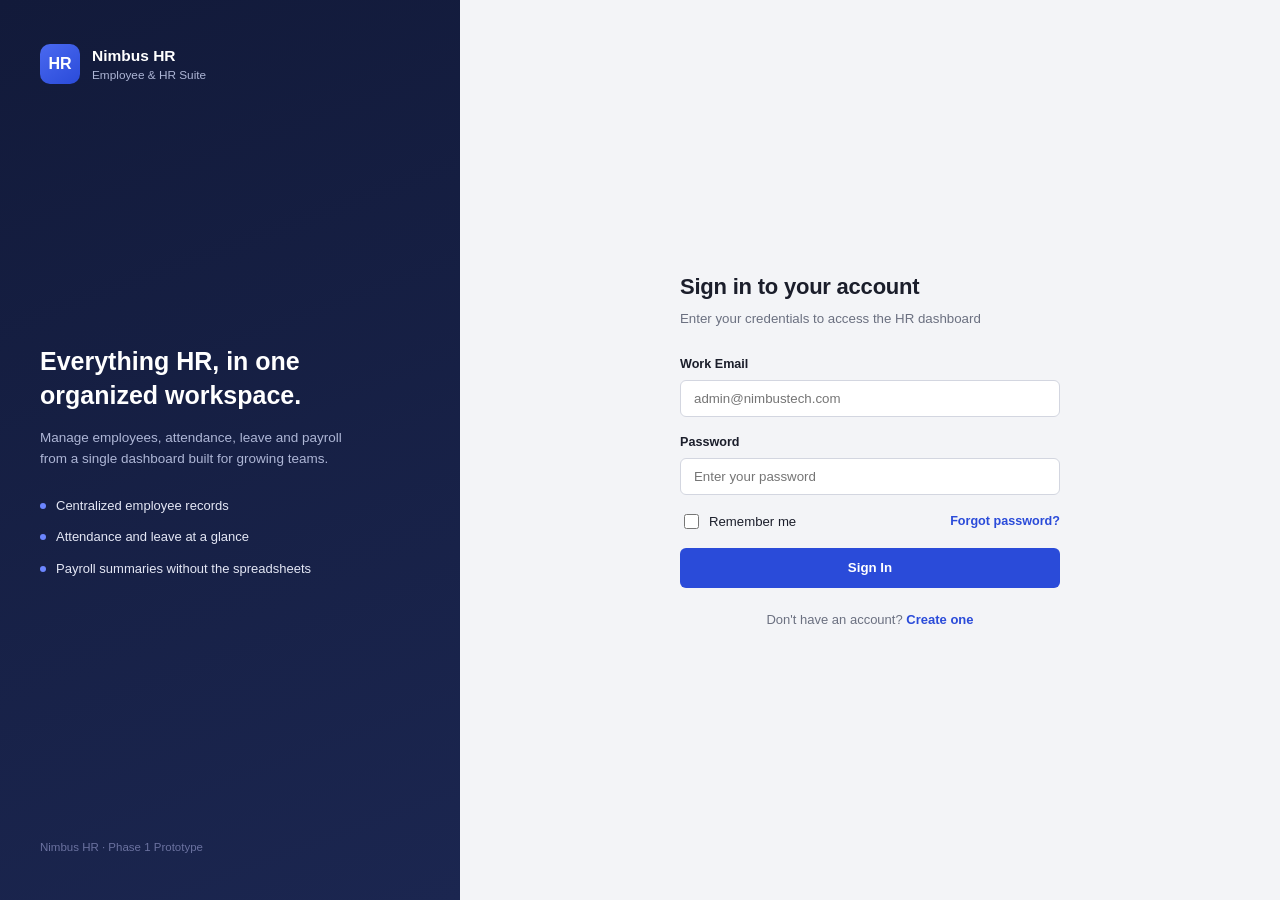
<file: employee-hr-management (1)/employee-hr-management/login.html>
<!DOCTYPE html>
<html lang="en">
<head>
<meta charset="UTF-8">
<meta name="viewport" content="width=device-width, initial-scale=1.0">
<title>Sign In — Employee &amp; HR Management System</title>
<link rel="stylesheet" href="css/style.css">
</head>
<body>
<div class="auth-shell">

  <aside class="auth-brand">
    <div class="auth-brand__top">
      <div class="auth-brand__mark">HR</div>
      <div>
        <strong>Nimbus HR</strong>
        <span>Employee &amp; HR Suite</span>
      </div>
    </div>

    <div class="auth-brand__mid">
      <h2>Everything HR, in one organized workspace.</h2>
      <p>Manage employees, attendance, leave and payroll from a single dashboard built for growing teams.</p>
      <ul class="auth-feature-list">
        <li>Centralized employee records</li>
        <li>Attendance and leave at a glance</li>
        <li>Payroll summaries without the spreadsheets</li>
      </ul>
    </div>

    <div class="auth-brand__foot">Nimbus HR &middot; Phase 1 Prototype</div>
  </aside>

  <div class="auth-form-side">
    <div class="auth-card">
      <h1 class="auth-card__title">Sign in to your account</h1>
      <p class="auth-card__subtitle">Enter your credentials to access the HR dashboard</p>

      <form class="auth-form">
        <div class="form-group">
          <label for="loginEmail">Work Email</label>
          <input class="form-control" type="email" id="loginEmail" placeholder="admin@nimbustech.com">
        </div>
        <div class="form-group">
          <label for="loginPassword">Password</label>
          <input class="form-control" type="password" id="loginPassword" placeholder="Enter your password">
        </div>

        <div class="auth-row-between">
          <label class="checkbox-option"><input type="checkbox"> Remember me</label>
          <a href="#">Forgot password?</a>
        </div>

        <a class="btn btn-primary btn-block" href="index.html">Sign In</a>
      </form>

      <p class="auth-switch">Don't have an account? <a href="register.html">Create one</a></p>
    </div>
  </div>

</div>
</body>
</html>
</file>
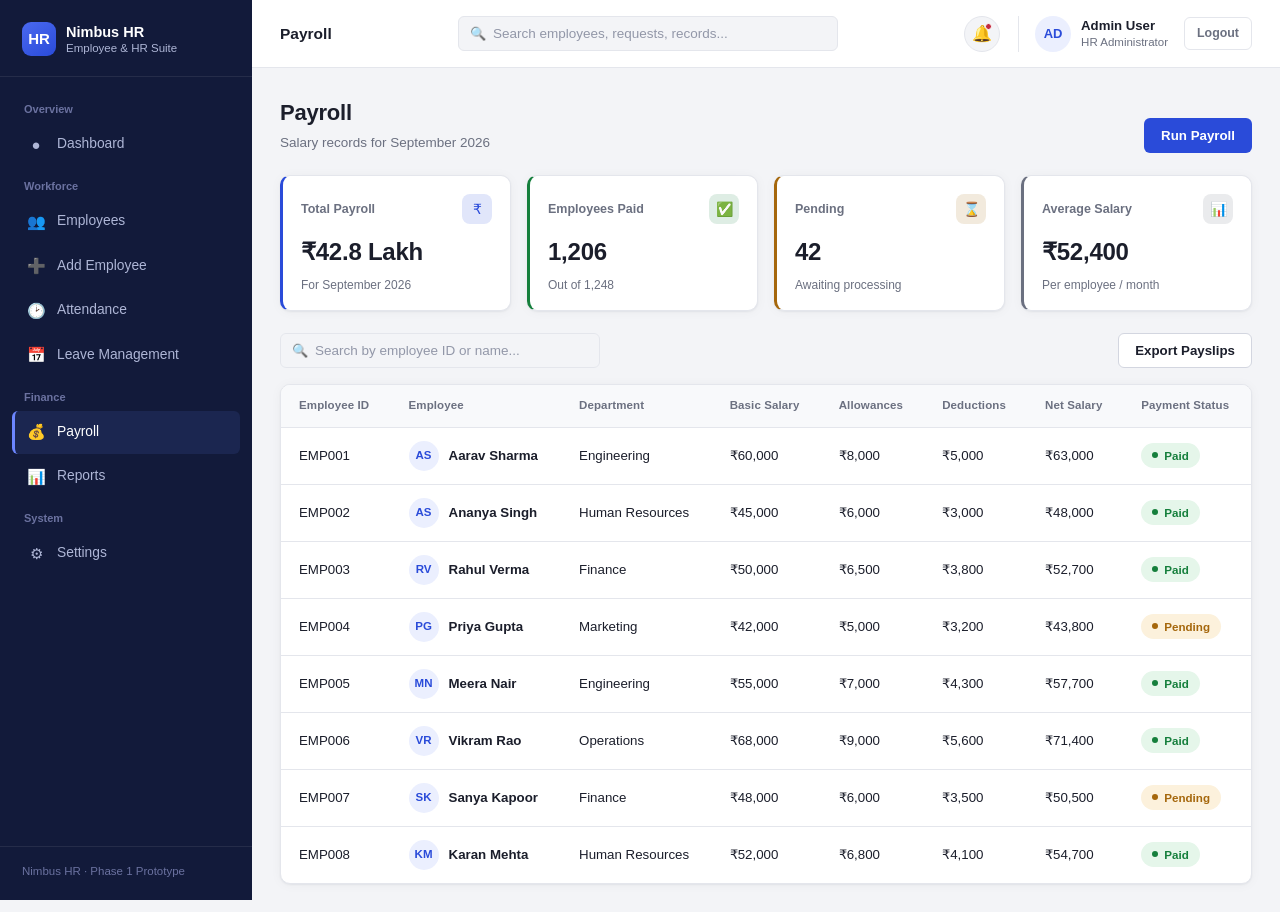
<file: employee-hr-management (1)/employee-hr-management/payroll.html>
<!DOCTYPE html>
<html lang="en">
<head>
<meta charset="UTF-8">
<meta name="viewport" content="width=device-width, initial-scale=1.0">
<title>Payroll — Employee &amp; HR Management System</title>
<link rel="stylesheet" href="css/style.css">
</head>
<body>
<div class="app-shell">

  <aside class="sidebar">
    <div class="sidebar__brand">
      <div class="sidebar__brand-mark">HR</div>
      <div class="sidebar__brand-text">
        <strong>Nimbus HR</strong>
        <span>Employee &amp; HR Suite</span>
      </div>
    </div>
    <nav class="sidebar__nav">
      <p class="sidebar__section-label">Overview</p>
      <a class="sidebar__link" href="index.html"><span class="sidebar__icon">&#9679;</span><span class="sidebar__label">Dashboard</span></a>
      <p class="sidebar__section-label">Workforce</p>
      <a class="sidebar__link" href="employees.html"><span class="sidebar__icon">&#128101;</span><span class="sidebar__label">Employees</span></a>
      <a class="sidebar__link" href="add-employee.html"><span class="sidebar__icon">&#10133;</span><span class="sidebar__label">Add Employee</span></a>
      <a class="sidebar__link" href="attendance.html"><span class="sidebar__icon">&#128337;</span><span class="sidebar__label">Attendance</span></a>
      <a class="sidebar__link" href="leave.html"><span class="sidebar__icon">&#128197;</span><span class="sidebar__label">Leave Management</span></a>
      <p class="sidebar__section-label">Finance</p>
      <a class="sidebar__link is-active" href="payroll.html"><span class="sidebar__icon">&#128176;</span><span class="sidebar__label">Payroll</span></a>
      <a class="sidebar__link" href="reports.html"><span class="sidebar__icon">&#128202;</span><span class="sidebar__label">Reports</span></a>
      <p class="sidebar__section-label">System</p>
      <a class="sidebar__link" href="settings.html"><span class="sidebar__icon">&#9881;</span><span class="sidebar__label">Settings</span></a>
    </nav>
    <div class="sidebar__foot">Nimbus HR &middot; Phase 1 Prototype</div>
  </aside>

  <div class="main">
    <header class="topbar">
      <div class="topbar__title">Payroll</div>
      <div class="search-box">
        <span class="search-box__icon">&#128269;</span>
        <input type="text" placeholder="Search employees, requests, records...">
      </div>
      <div class="topbar__right">
        <button class="icon-btn" aria-label="Notifications">&#128276;<span class="icon-btn__dot"></span></button>
        <div class="profile">
          <div class="profile__avatar">AD</div>
          <div class="profile__info">
            <strong>Admin User</strong>
            <span>HR Administrator</span>
          </div>
          <a href="login.html" class="btn btn-ghost btn-sm" style="margin-left:6px;">Logout</a>
        </div>
      </div>
    </header>

    <main class="content">
      <div class="container">

        <div class="page-header">
          <div>
            <h1 class="page-title">Payroll</h1>
            <p class="page-subtitle">Salary records for September 2026</p>
          </div>
          <button class="btn btn-primary">Run Payroll</button>
        </div>

        <div class="stat-grid">
          <div class="stat-card" style="--stat-accent:#2A4BD9">
            <div class="stat-card__top"><span class="stat-card__label">Total Payroll</span><span class="stat-card__icon">&#8377;</span></div>
            <div class="stat-card__value">&#8377;42.8 Lakh</div>
            <div class="stat-card__meta">For September 2026</div>
          </div>
          <div class="stat-card" style="--stat-accent:#157F3C">
            <div class="stat-card__top"><span class="stat-card__label">Employees Paid</span><span class="stat-card__icon">&#9989;</span></div>
            <div class="stat-card__value">1,206</div>
            <div class="stat-card__meta">Out of 1,248</div>
          </div>
          <div class="stat-card" style="--stat-accent:#A5670C">
            <div class="stat-card__top"><span class="stat-card__label">Pending</span><span class="stat-card__icon">&#8987;</span></div>
            <div class="stat-card__value">42</div>
            <div class="stat-card__meta">Awaiting processing</div>
          </div>
          <div class="stat-card" style="--stat-accent:#6B7080">
            <div class="stat-card__top"><span class="stat-card__label">Average Salary</span><span class="stat-card__icon">&#128202;</span></div>
            <div class="stat-card__value">&#8377;52,400</div>
            <div class="stat-card__meta">Per employee / month</div>
          </div>
        </div>

        <div class="table-toolbar">
          <div class="search-box">
            <span class="search-box__icon">&#128269;</span>
            <input type="text" placeholder="Search by employee ID or name...">
          </div>
          <button class="btn btn-secondary">Export Payslips</button>
        </div>

        <div class="table-container">
          <div class="table-scroll">
            <table class="data-table">
              <thead>
                <tr>
                  <th>Employee ID</th>
                  <th>Employee</th>
                  <th>Department</th>
                  <th>Basic Salary</th>
                  <th>Allowances</th>
                  <th>Deductions</th>
                  <th>Net Salary</th>
                  <th>Payment Status</th>
                </tr>
              </thead>
              <tbody>
                <tr>
                  <td>EMP001</td>
                  <td><div class="cell-person"><span class="cell-person__avatar">AS</span><span class="cell-person__name">Aarav Sharma</span></div></td>
                  <td>Engineering</td>
                  <td>&#8377;60,000</td>
                  <td>&#8377;8,000</td>
                  <td>&#8377;5,000</td>
                  <td>&#8377;63,000</td>
                  <td><span class="status-badge status-badge--success">Paid</span></td>
                </tr>
                <tr>
                  <td>EMP002</td>
                  <td><div class="cell-person"><span class="cell-person__avatar">AS</span><span class="cell-person__name">Ananya Singh</span></div></td>
                  <td>Human Resources</td>
                  <td>&#8377;45,000</td>
                  <td>&#8377;6,000</td>
                  <td>&#8377;3,000</td>
                  <td>&#8377;48,000</td>
                  <td><span class="status-badge status-badge--success">Paid</span></td>
                </tr>
                <tr>
                  <td>EMP003</td>
                  <td><div class="cell-person"><span class="cell-person__avatar">RV</span><span class="cell-person__name">Rahul Verma</span></div></td>
                  <td>Finance</td>
                  <td>&#8377;50,000</td>
                  <td>&#8377;6,500</td>
                  <td>&#8377;3,800</td>
                  <td>&#8377;52,700</td>
                  <td><span class="status-badge status-badge--success">Paid</span></td>
                </tr>
                <tr>
                  <td>EMP004</td>
                  <td><div class="cell-person"><span class="cell-person__avatar">PG</span><span class="cell-person__name">Priya Gupta</span></div></td>
                  <td>Marketing</td>
                  <td>&#8377;42,000</td>
                  <td>&#8377;5,000</td>
                  <td>&#8377;3,200</td>
                  <td>&#8377;43,800</td>
                  <td><span class="status-badge status-badge--warning">Pending</span></td>
                </tr>
                <tr>
                  <td>EMP005</td>
                  <td><div class="cell-person"><span class="cell-person__avatar">MN</span><span class="cell-person__name">Meera Nair</span></div></td>
                  <td>Engineering</td>
                  <td>&#8377;55,000</td>
                  <td>&#8377;7,000</td>
                  <td>&#8377;4,300</td>
                  <td>&#8377;57,700</td>
                  <td><span class="status-badge status-badge--success">Paid</span></td>
                </tr>
                <tr>
                  <td>EMP006</td>
                  <td><div class="cell-person"><span class="cell-person__avatar">VR</span><span class="cell-person__name">Vikram Rao</span></div></td>
                  <td>Operations</td>
                  <td>&#8377;68,000</td>
                  <td>&#8377;9,000</td>
                  <td>&#8377;5,600</td>
                  <td>&#8377;71,400</td>
                  <td><span class="status-badge status-badge--success">Paid</span></td>
                </tr>
                <tr>
                  <td>EMP007</td>
                  <td><div class="cell-person"><span class="cell-person__avatar">SK</span><span class="cell-person__name">Sanya Kapoor</span></div></td>
                  <td>Finance</td>
                  <td>&#8377;48,000</td>
                  <td>&#8377;6,000</td>
                  <td>&#8377;3,500</td>
                  <td>&#8377;50,500</td>
                  <td><span class="status-badge status-badge--warning">Pending</span></td>
                </tr>
                <tr>
                  <td>EMP008</td>
                  <td><div class="cell-person"><span class="cell-person__avatar">KM</span><span class="cell-person__name">Karan Mehta</span></div></td>
                  <td>Human Resources</td>
                  <td>&#8377;52,000</td>
                  <td>&#8377;6,800</td>
                  <td>&#8377;4,100</td>
                  <td>&#8377;54,700</td>
                  <td><span class="status-badge status-badge--success">Paid</span></td>
                </tr>
              </tbody>
            </table>
          </div>
        </div>

      </div>
    </main>
  </div>
</div>
</body>
</html>
</file>
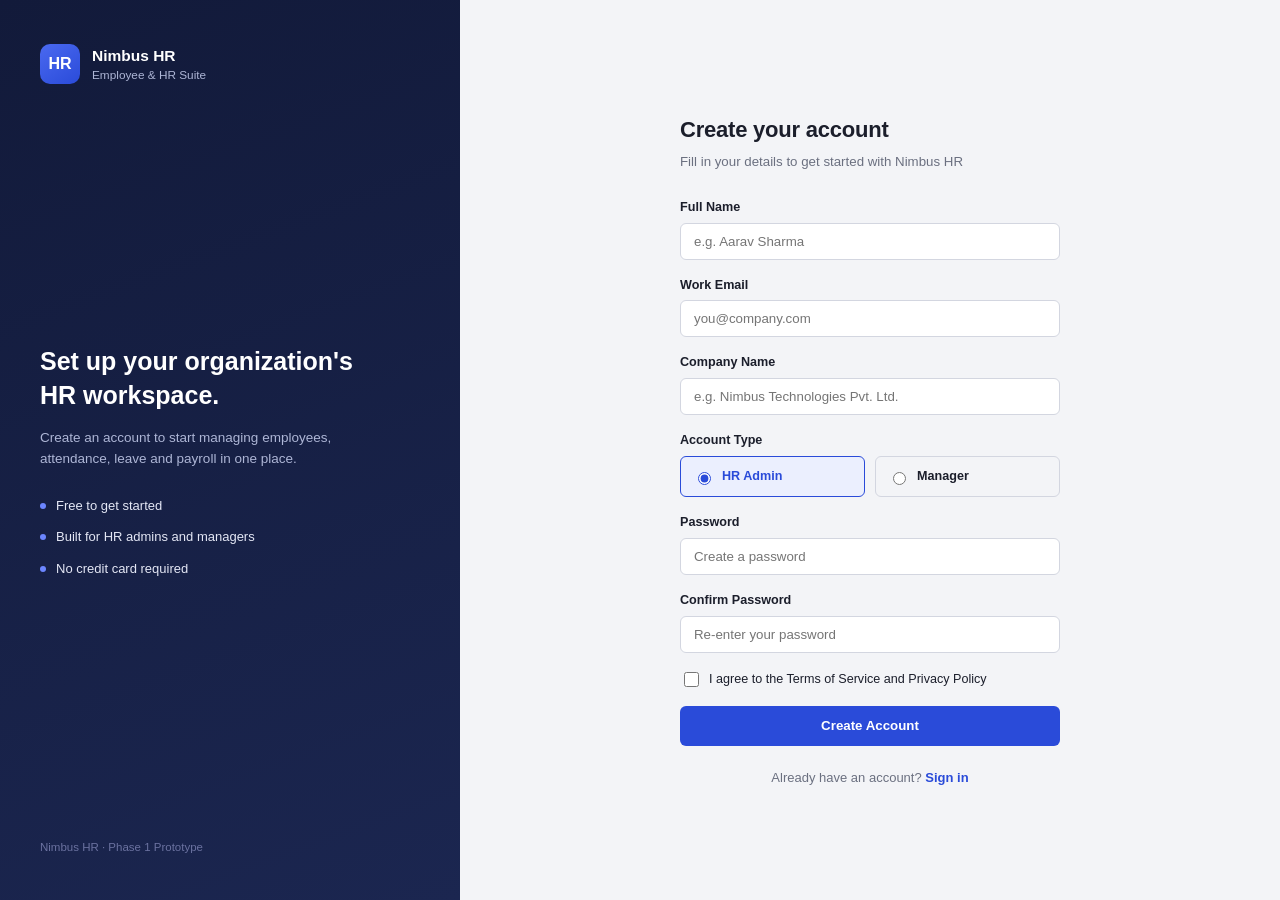
<file: employee-hr-management (1)/employee-hr-management/register.html>
<!DOCTYPE html>
<html lang="en">
<head>
<meta charset="UTF-8">
<meta name="viewport" content="width=device-width, initial-scale=1.0">
<title>Create Account — Employee &amp; HR Management System</title>
<link rel="stylesheet" href="css/style.css">
</head>
<body>
<div class="auth-shell">

  <aside class="auth-brand">
    <div class="auth-brand__top">
      <div class="auth-brand__mark">HR</div>
      <div>
        <strong>Nimbus HR</strong>
        <span>Employee &amp; HR Suite</span>
      </div>
    </div>

    <div class="auth-brand__mid">
      <h2>Set up your organization's HR workspace.</h2>
      <p>Create an account to start managing employees, attendance, leave and payroll in one place.</p>
      <ul class="auth-feature-list">
        <li>Free to get started</li>
        <li>Built for HR admins and managers</li>
        <li>No credit card required</li>
      </ul>
    </div>

    <div class="auth-brand__foot">Nimbus HR &middot; Phase 1 Prototype</div>
  </aside>

  <div class="auth-form-side">
    <div class="auth-card">
      <h1 class="auth-card__title">Create your account</h1>
      <p class="auth-card__subtitle">Fill in your details to get started with Nimbus HR</p>

      <form class="auth-form">
        <div class="form-group">
          <label for="regName">Full Name</label>
          <input class="form-control" type="text" id="regName" placeholder="e.g. Aarav Sharma">
        </div>
        <div class="form-group">
          <label for="regEmail">Work Email</label>
          <input class="form-control" type="email" id="regEmail" placeholder="you@company.com">
        </div>
        <div class="form-group">
          <label for="regCompany">Company Name</label>
          <input class="form-control" type="text" id="regCompany" placeholder="e.g. Nimbus Technologies Pvt. Ltd.">
        </div>

        <div class="form-group">
          <label>Account Type</label>
          <div class="auth-role-select">
            <label class="auth-role-option is-selected">
              <input type="radio" name="accountType" checked style="accent-color:var(--color-primary);"> HR Admin
            </label>
            <label class="auth-role-option">
              <input type="radio" name="accountType" style="accent-color:var(--color-primary);"> Manager
            </label>
          </div>
        </div>

        <div class="form-group">
          <label for="regPassword">Password</label>
          <input class="form-control" type="password" id="regPassword" placeholder="Create a password">
        </div>
        <div class="form-group">
          <label for="regConfirm">Confirm Password</label>
          <input class="form-control" type="password" id="regConfirm" placeholder="Re-enter your password">
        </div>

        <label class="checkbox-option" style="font-size:12.6px;">
          <input type="checkbox">
          I agree to the Terms of Service and Privacy Policy
        </label>

        <a class="btn btn-primary btn-block" href="login.html">Create Account</a>
      </form>

      <p class="auth-switch">Already have an account? <a href="login.html">Sign in</a></p>
    </div>
  </div>

</div>
</body>
</html>
</file>
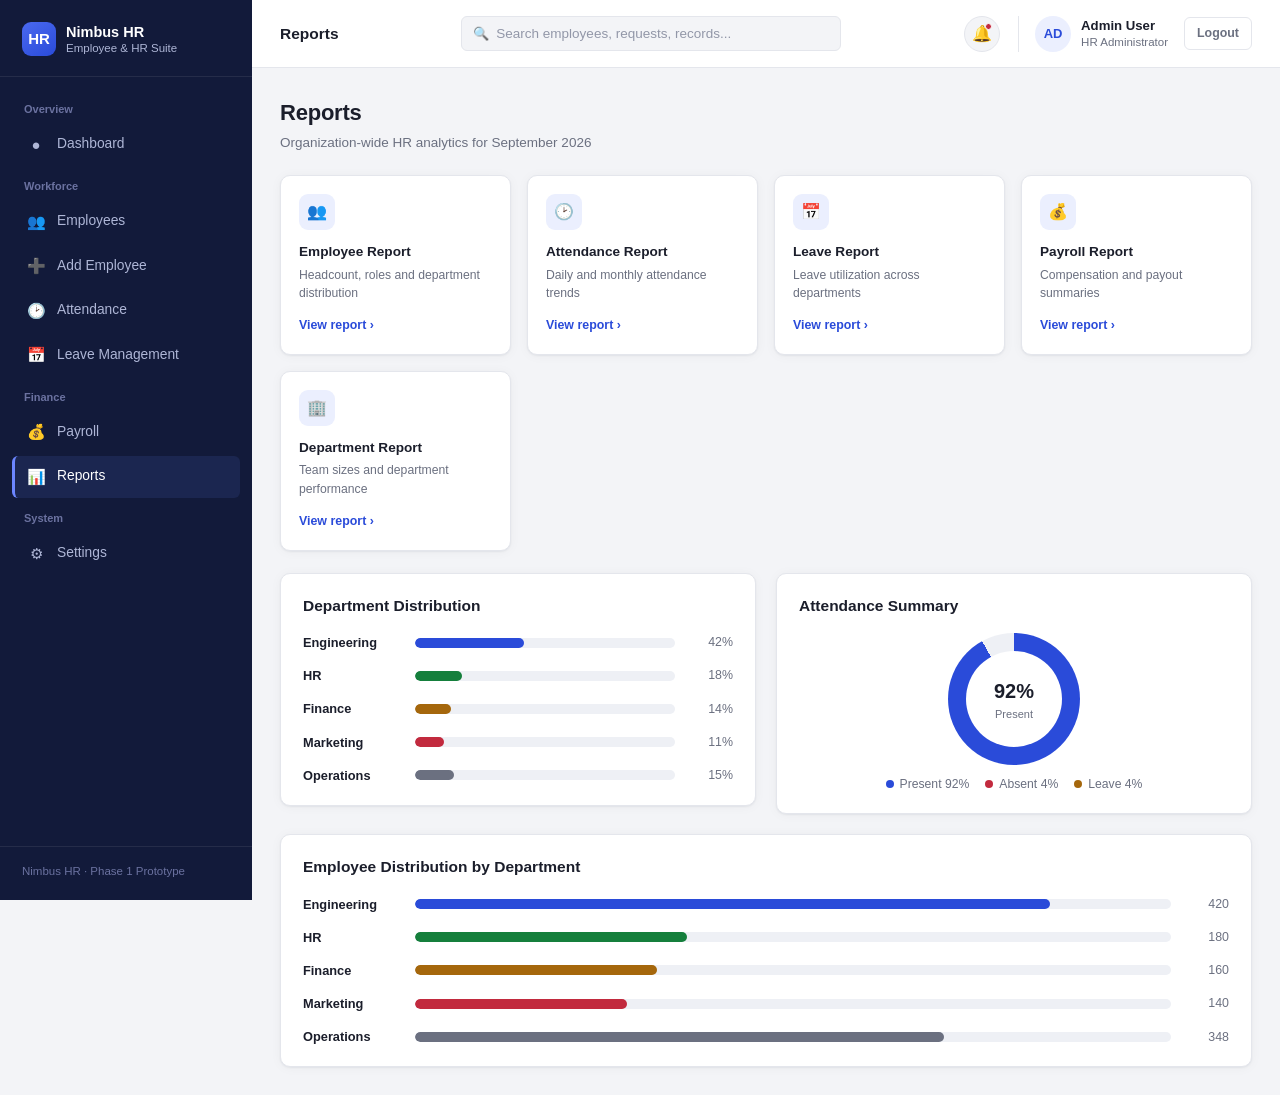
<file: employee-hr-management (1)/employee-hr-management/reports.html>
<!DOCTYPE html>
<html lang="en">
<head>
<meta charset="UTF-8">
<meta name="viewport" content="width=device-width, initial-scale=1.0">
<title>Reports — Employee &amp; HR Management System</title>
<link rel="stylesheet" href="css/style.css">
</head>
<body>
<div class="app-shell">

  <aside class="sidebar">
    <div class="sidebar__brand">
      <div class="sidebar__brand-mark">HR</div>
      <div class="sidebar__brand-text">
        <strong>Nimbus HR</strong>
        <span>Employee &amp; HR Suite</span>
      </div>
    </div>
    <nav class="sidebar__nav">
      <p class="sidebar__section-label">Overview</p>
      <a class="sidebar__link" href="index.html"><span class="sidebar__icon">&#9679;</span><span class="sidebar__label">Dashboard</span></a>
      <p class="sidebar__section-label">Workforce</p>
      <a class="sidebar__link" href="employees.html"><span class="sidebar__icon">&#128101;</span><span class="sidebar__label">Employees</span></a>
      <a class="sidebar__link" href="add-employee.html"><span class="sidebar__icon">&#10133;</span><span class="sidebar__label">Add Employee</span></a>
      <a class="sidebar__link" href="attendance.html"><span class="sidebar__icon">&#128337;</span><span class="sidebar__label">Attendance</span></a>
      <a class="sidebar__link" href="leave.html"><span class="sidebar__icon">&#128197;</span><span class="sidebar__label">Leave Management</span></a>
      <p class="sidebar__section-label">Finance</p>
      <a class="sidebar__link" href="payroll.html"><span class="sidebar__icon">&#128176;</span><span class="sidebar__label">Payroll</span></a>
      <a class="sidebar__link is-active" href="reports.html"><span class="sidebar__icon">&#128202;</span><span class="sidebar__label">Reports</span></a>
      <p class="sidebar__section-label">System</p>
      <a class="sidebar__link" href="settings.html"><span class="sidebar__icon">&#9881;</span><span class="sidebar__label">Settings</span></a>
    </nav>
    <div class="sidebar__foot">Nimbus HR &middot; Phase 1 Prototype</div>
  </aside>

  <div class="main">
    <header class="topbar">
      <div class="topbar__title">Reports</div>
      <div class="search-box">
        <span class="search-box__icon">&#128269;</span>
        <input type="text" placeholder="Search employees, requests, records...">
      </div>
      <div class="topbar__right">
        <button class="icon-btn" aria-label="Notifications">&#128276;<span class="icon-btn__dot"></span></button>
        <div class="profile">
          <div class="profile__avatar">AD</div>
          <div class="profile__info">
            <strong>Admin User</strong>
            <span>HR Administrator</span>
          </div>
          <a href="login.html" class="btn btn-ghost btn-sm" style="margin-left:6px;">Logout</a>
        </div>
      </div>
    </header>

    <main class="content">
      <div class="container">

        <div class="page-header">
          <div>
            <h1 class="page-title">Reports</h1>
            <p class="page-subtitle">Organization-wide HR analytics for September 2026</p>
          </div>
        </div>

        <div class="report-grid">
          <div class="report-card">
            <div class="report-card__icon">&#128101;</div>
            <div class="report-card__title">Employee Report</div>
            <div class="report-card__desc">Headcount, roles and department distribution</div>
            <span class="report-card__link">View report &rsaquo;</span>
          </div>
          <div class="report-card">
            <div class="report-card__icon">&#128337;</div>
            <div class="report-card__title">Attendance Report</div>
            <div class="report-card__desc">Daily and monthly attendance trends</div>
            <span class="report-card__link">View report &rsaquo;</span>
          </div>
          <div class="report-card">
            <div class="report-card__icon">&#128197;</div>
            <div class="report-card__title">Leave Report</div>
            <div class="report-card__desc">Leave utilization across departments</div>
            <span class="report-card__link">View report &rsaquo;</span>
          </div>
          <div class="report-card">
            <div class="report-card__icon">&#128176;</div>
            <div class="report-card__title">Payroll Report</div>
            <div class="report-card__desc">Compensation and payout summaries</div>
            <span class="report-card__link">View report &rsaquo;</span>
          </div>
          <div class="report-card">
            <div class="report-card__icon">&#127970;</div>
            <div class="report-card__title">Department Report</div>
            <div class="report-card__desc">Team sizes and department performance</div>
            <span class="report-card__link">View report &rsaquo;</span>
          </div>
        </div>

        <div class="two-col">
          <div class="card card-pad">
            <h2 class="section-title" style="margin-bottom:16px;">Department Distribution</h2>
            <div class="bar-chart">
              <div class="bar-chart__row">
                <span class="bar-chart__label">Engineering</span>
                <div class="bar-chart__track"><div class="bar-chart__fill" style="width:42%; --bar-color:#2A4BD9;"></div></div>
                <span class="bar-chart__value">42%</span>
              </div>
              <div class="bar-chart__row">
                <span class="bar-chart__label">HR</span>
                <div class="bar-chart__track"><div class="bar-chart__fill" style="width:18%; --bar-color:#157F3C;"></div></div>
                <span class="bar-chart__value">18%</span>
              </div>
              <div class="bar-chart__row">
                <span class="bar-chart__label">Finance</span>
                <div class="bar-chart__track"><div class="bar-chart__fill" style="width:14%; --bar-color:#A5670C;"></div></div>
                <span class="bar-chart__value">14%</span>
              </div>
              <div class="bar-chart__row">
                <span class="bar-chart__label">Marketing</span>
                <div class="bar-chart__track"><div class="bar-chart__fill" style="width:11%; --bar-color:#C22A3E;"></div></div>
                <span class="bar-chart__value">11%</span>
              </div>
              <div class="bar-chart__row">
                <span class="bar-chart__label">Operations</span>
                <div class="bar-chart__track"><div class="bar-chart__fill" style="width:15%; --bar-color:#6B7080;"></div></div>
                <span class="bar-chart__value">15%</span>
              </div>
            </div>
          </div>

          <div class="card card-pad">
            <h2 class="section-title" style="margin-bottom:16px;">Attendance Summary</h2>
            <div class="donut" style="--pct:92;">
              <div class="donut__hole">
                <strong>92%</strong>
                <span>Present</span>
              </div>
            </div>
            <div class="legend">
              <span class="legend__item"><span class="legend__dot" style="--dot-color:#2A4BD9;"></span>Present 92%</span>
              <span class="legend__item"><span class="legend__dot" style="--dot-color:#C22A3E;"></span>Absent 4%</span>
              <span class="legend__item"><span class="legend__dot" style="--dot-color:#A5670C;"></span>Leave 4%</span>
            </div>
          </div>
        </div>

        <div class="card card-pad" style="margin-top:20px;">
          <h2 class="section-title" style="margin-bottom:16px;">Employee Distribution by Department</h2>
          <div class="bar-chart">
            <div class="bar-chart__row">
              <span class="bar-chart__label">Engineering</span>
              <div class="bar-chart__track"><div class="bar-chart__fill" style="width:84%; --bar-color:#2A4BD9;"></div></div>
              <span class="bar-chart__value">420</span>
            </div>
            <div class="bar-chart__row">
              <span class="bar-chart__label">HR</span>
              <div class="bar-chart__track"><div class="bar-chart__fill" style="width:36%; --bar-color:#157F3C;"></div></div>
              <span class="bar-chart__value">180</span>
            </div>
            <div class="bar-chart__row">
              <span class="bar-chart__label">Finance</span>
              <div class="bar-chart__track"><div class="bar-chart__fill" style="width:32%; --bar-color:#A5670C;"></div></div>
              <span class="bar-chart__value">160</span>
            </div>
            <div class="bar-chart__row">
              <span class="bar-chart__label">Marketing</span>
              <div class="bar-chart__track"><div class="bar-chart__fill" style="width:28%; --bar-color:#C22A3E;"></div></div>
              <span class="bar-chart__value">140</span>
            </div>
            <div class="bar-chart__row">
              <span class="bar-chart__label">Operations</span>
              <div class="bar-chart__track"><div class="bar-chart__fill" style="width:70%; --bar-color:#6B7080;"></div></div>
              <span class="bar-chart__value">348</span>
            </div>
          </div>
        </div>

      </div>
    </main>
  </div>
</div>
</body>
</html>
</file>
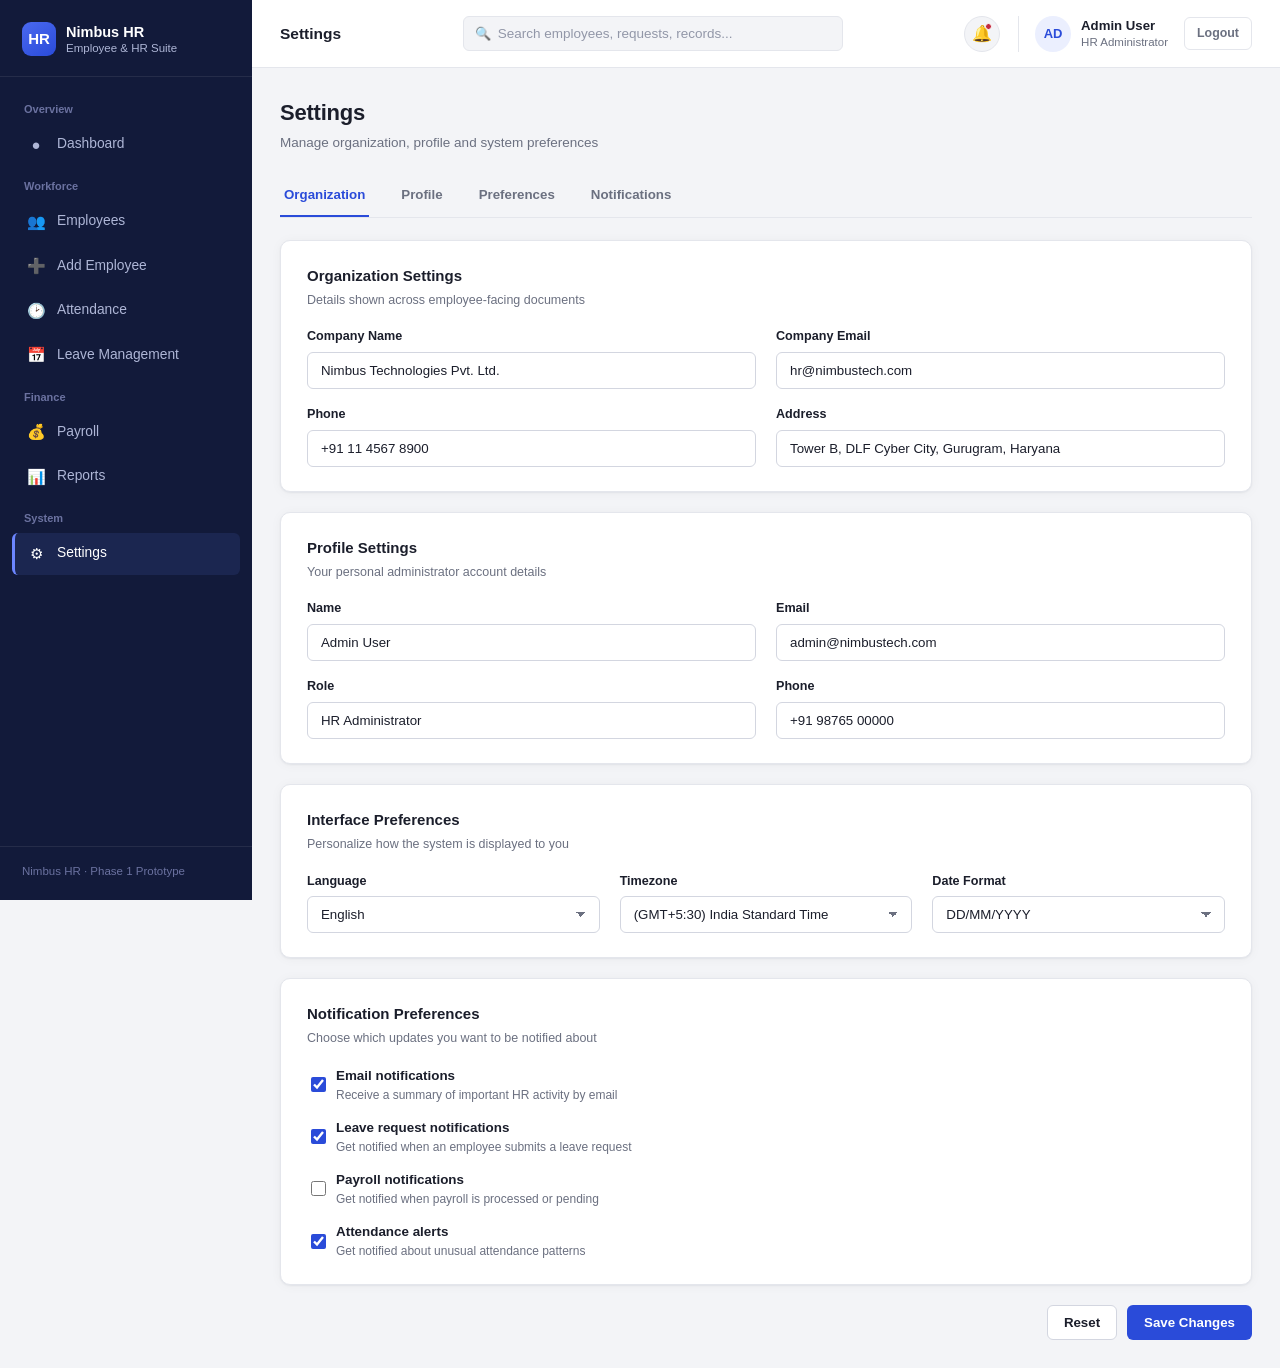
<file: employee-hr-management (1)/employee-hr-management/settings.html>
<!DOCTYPE html>
<html lang="en">
<head>
<meta charset="UTF-8">
<meta name="viewport" content="width=device-width, initial-scale=1.0">
<title>Settings — Employee &amp; HR Management System</title>
<link rel="stylesheet" href="css/style.css">
</head>
<body>
<div class="app-shell">

  <aside class="sidebar">
    <div class="sidebar__brand">
      <div class="sidebar__brand-mark">HR</div>
      <div class="sidebar__brand-text">
        <strong>Nimbus HR</strong>
        <span>Employee &amp; HR Suite</span>
      </div>
    </div>
    <nav class="sidebar__nav">
      <p class="sidebar__section-label">Overview</p>
      <a class="sidebar__link" href="index.html"><span class="sidebar__icon">&#9679;</span><span class="sidebar__label">Dashboard</span></a>
      <p class="sidebar__section-label">Workforce</p>
      <a class="sidebar__link" href="employees.html"><span class="sidebar__icon">&#128101;</span><span class="sidebar__label">Employees</span></a>
      <a class="sidebar__link" href="add-employee.html"><span class="sidebar__icon">&#10133;</span><span class="sidebar__label">Add Employee</span></a>
      <a class="sidebar__link" href="attendance.html"><span class="sidebar__icon">&#128337;</span><span class="sidebar__label">Attendance</span></a>
      <a class="sidebar__link" href="leave.html"><span class="sidebar__icon">&#128197;</span><span class="sidebar__label">Leave Management</span></a>
      <p class="sidebar__section-label">Finance</p>
      <a class="sidebar__link" href="payroll.html"><span class="sidebar__icon">&#128176;</span><span class="sidebar__label">Payroll</span></a>
      <a class="sidebar__link" href="reports.html"><span class="sidebar__icon">&#128202;</span><span class="sidebar__label">Reports</span></a>
      <p class="sidebar__section-label">System</p>
      <a class="sidebar__link is-active" href="settings.html"><span class="sidebar__icon">&#9881;</span><span class="sidebar__label">Settings</span></a>
    </nav>
    <div class="sidebar__foot">Nimbus HR &middot; Phase 1 Prototype</div>
  </aside>

  <div class="main">
    <header class="topbar">
      <div class="topbar__title">Settings</div>
      <div class="search-box">
        <span class="search-box__icon">&#128269;</span>
        <input type="text" placeholder="Search employees, requests, records...">
      </div>
      <div class="topbar__right">
        <button class="icon-btn" aria-label="Notifications">&#128276;<span class="icon-btn__dot"></span></button>
        <div class="profile">
          <div class="profile__avatar">AD</div>
          <div class="profile__info">
            <strong>Admin User</strong>
            <span>HR Administrator</span>
          </div>
          <a href="login.html" class="btn btn-ghost btn-sm" style="margin-left:6px;">Logout</a>
        </div>
      </div>
    </header>

    <main class="content">
      <div class="container">

        <div class="page-header">
          <div>
            <h1 class="page-title">Settings</h1>
            <p class="page-subtitle">Manage organization, profile and system preferences</p>
          </div>
        </div>

        <nav class="settings-nav">
          <span class="settings-nav__item is-active">Organization</span>
          <span class="settings-nav__item">Profile</span>
          <span class="settings-nav__item">Preferences</span>
          <span class="settings-nav__item">Notifications</span>
        </nav>

        <form>

          <div class="form-section">
            <h2 class="form-section__title">Organization Settings</h2>
            <p class="form-section__hint">Details shown across employee-facing documents</p>
            <div class="form-grid">
              <div class="form-group">
                <label for="orgName">Company Name</label>
                <input class="form-control" type="text" id="orgName" value="Nimbus Technologies Pvt. Ltd.">
              </div>
              <div class="form-group">
                <label for="orgEmail">Company Email</label>
                <input class="form-control" type="email" id="orgEmail" value="hr@nimbustech.com">
              </div>
              <div class="form-group">
                <label for="orgPhone">Phone</label>
                <input class="form-control" type="tel" id="orgPhone" value="+91 11 4567 8900">
              </div>
              <div class="form-group">
                <label for="orgAddress">Address</label>
                <input class="form-control" type="text" id="orgAddress" value="Tower B, DLF Cyber City, Gurugram, Haryana">
              </div>
            </div>
          </div>

          <div class="form-section">
            <h2 class="form-section__title">Profile Settings</h2>
            <p class="form-section__hint">Your personal administrator account details</p>
            <div class="form-grid">
              <div class="form-group">
                <label for="pfName">Name</label>
                <input class="form-control" type="text" id="pfName" value="Admin User">
              </div>
              <div class="form-group">
                <label for="pfEmail">Email</label>
                <input class="form-control" type="email" id="pfEmail" value="admin@nimbustech.com">
              </div>
              <div class="form-group">
                <label for="pfRole">Role</label>
                <input class="form-control" type="text" id="pfRole" value="HR Administrator" disabled>
              </div>
              <div class="form-group">
                <label for="pfPhone">Phone</label>
                <input class="form-control" type="tel" id="pfPhone" value="+91 98765 00000">
              </div>
            </div>
          </div>

          <div class="form-section">
            <h2 class="form-section__title">Interface Preferences</h2>
            <p class="form-section__hint">Personalize how the system is displayed to you</p>
            <div class="form-grid cols-3">
              <div class="form-group">
                <label for="language">Language</label>
                <select class="form-control" id="language">
                  <option>English</option>
                  <option>Hindi</option>
                </select>
              </div>
              <div class="form-group">
                <label for="timezone">Timezone</label>
                <select class="form-control" id="timezone">
                  <option>(GMT+5:30) India Standard Time</option>
                  <option>(GMT+0:00) UTC</option>
                </select>
              </div>
              <div class="form-group">
                <label for="dateFormat">Date Format</label>
                <select class="form-control" id="dateFormat">
                  <option>DD/MM/YYYY</option>
                  <option>MM/DD/YYYY</option>
                  <option>YYYY-MM-DD</option>
                </select>
              </div>
            </div>
          </div>

          <div class="form-section">
            <h2 class="form-section__title">Notification Preferences</h2>
            <p class="form-section__hint">Choose which updates you want to be notified about</p>
            <div class="checkbox-list">
              <label class="checkbox-option">
                <input type="checkbox" checked>
                <span class="checkbox-option__text">
                  <strong>Email notifications</strong>
                  <span>Receive a summary of important HR activity by email</span>
                </span>
              </label>
              <label class="checkbox-option">
                <input type="checkbox" checked>
                <span class="checkbox-option__text">
                  <strong>Leave request notifications</strong>
                  <span>Get notified when an employee submits a leave request</span>
                </span>
              </label>
              <label class="checkbox-option">
                <input type="checkbox">
                <span class="checkbox-option__text">
                  <strong>Payroll notifications</strong>
                  <span>Get notified when payroll is processed or pending</span>
                </span>
              </label>
              <label class="checkbox-option">
                <input type="checkbox" checked>
                <span class="checkbox-option__text">
                  <strong>Attendance alerts</strong>
                  <span>Get notified about unusual attendance patterns</span>
                </span>
              </label>
            </div>
          </div>

          <div class="form-actions">
            <button class="btn btn-secondary" type="button">Reset</button>
            <button class="btn btn-primary" type="button">Save Changes</button>
          </div>

        </form>

      </div>
    </main>
  </div>
</div>
</body>
</html>
</file>
<file: employee-hr-management (1)/employee-hr-management/css/style.css>
/* ==================================================================
   EMPLOYEE & HR MANAGEMENT SYSTEM — SHARED STYLESHEET
   Table of contents:
   1. Design tokens (CSS variables)
   2. Reset & base
   3. Layout shell (sidebar / topbar / main)
   4. Typography helpers
   5. Buttons
   6. Cards & stat cards
   7. Tables
   8. Status badges
   9. Forms
   10. Progress bars / CSS-only charts
   11. Utility & misc components
   12. Responsive
   ================================================================== */

/* ---------- 1. Design tokens ---------- */
:root{
  /* brand */
  --color-primary: #2A4BD9;
  --color-primary-dark: #1D35A6;
  --color-primary-tint: #EBEFFE;

  /* neutrals */
  --color-bg: #F3F4F7;
  --color-surface: #FFFFFF;
  --color-sidebar: #121A3A;
  --color-sidebar-hover: #1B2650;
  --color-sidebar-text: #AEB6D6;
  --color-sidebar-text-active: #FFFFFF;

  --color-text: #1B1E2B;
  --color-text-muted: #6B7080;
  --color-text-faint: #9297A8;
  --color-border: #E4E6EC;
  --color-border-strong: #D3D6E0;

  /* status */
  --color-success: #157F3C;
  --color-success-bg: #E5F6EA;
  --color-warning: #A5670C;
  --color-warning-bg: #FCF1DC;
  --color-danger: #C22A3E;
  --color-danger-bg: #FBE9EC;
  --color-info: #2A4BD9;
  --color-info-bg: #EBEFFE;

  /* type */
  --font-sans: "Segoe UI", -apple-system, BlinkMacSystemFont, "Helvetica Neue", Arial, sans-serif;

  /* layout */
  --sidebar-width: 252px;
  --topbar-height: 68px;
  --radius-sm: 6px;
  --radius-md: 10px;
  --radius-lg: 14px;
  --shadow-card: 0 1px 2px rgba(18,26,58,0.06), 0 1px 12px rgba(18,26,58,0.04);
  --shadow-raised: 0 6px 20px rgba(18,26,58,0.10);
}

/* ---------- 2. Reset & base ---------- */
*, *::before, *::after{ box-sizing: border-box; }
html, body{ height: 100%; }
body{
  margin: 0;
  font-family: var(--font-sans);
  background: var(--color-bg);
  color: var(--color-text);
  font-size: 14.5px;
  line-height: 1.5;
  -webkit-font-smoothing: antialiased;
}
h1, h2, h3, h4, p, ul, ol, figure{ margin: 0; }
ul{ list-style: none; padding: 0; }
a{ color: inherit; text-decoration: none; }
img{ max-width: 100%; display: block; }
table{ border-collapse: collapse; width: 100%; }
button, input, select, textarea{ font-family: inherit; font-size: inherit; color: inherit; }
:focus-visible{ outline: 2px solid var(--color-primary); outline-offset: 2px; }

/* ---------- 3. Layout shell ---------- */
.app-shell{
  display: flex;
  min-height: 100vh;
}

.sidebar{
  width: var(--sidebar-width);
  background: var(--color-sidebar);
  color: var(--color-sidebar-text);
  flex-shrink: 0;
  position: sticky;
  top: 0;
  height: 100vh;
  overflow-y: auto;
  display: flex;
  flex-direction: column;
}

.sidebar__brand{
  display: flex;
  align-items: center;
  gap: 10px;
  padding: 22px 22px 20px;
  border-bottom: 1px solid rgba(255,255,255,0.08);
}

.sidebar__brand-mark{
  width: 34px;
  height: 34px;
  border-radius: 9px;
  background: linear-gradient(145deg, #4A69F0, var(--color-primary));
  display: flex;
  align-items: center;
  justify-content: center;
  font-weight: 700;
  color: #fff;
  font-size: 15px;
  flex-shrink: 0;
}

.sidebar__brand-text{
  line-height: 1.25;
}
.sidebar__brand-text strong{
  display: block;
  color: #fff;
  font-size: 14.5px;
  font-weight: 600;
}
.sidebar__brand-text span{
  display: block;
  font-size: 11.5px;
  color: var(--color-sidebar-text);
}

.sidebar__nav{
  padding: 14px 12px;
  flex: 1;
}

.sidebar__section-label{
  font-size: 11px;
  color: #6B72A0;
  padding: 10px 12px 6px;
  font-weight: 600;
}

.sidebar__link{
  display: flex;
  align-items: center;
  gap: 12px;
  padding: 10px 12px;
  border-radius: var(--radius-sm);
  font-size: 13.8px;
  font-weight: 500;
  color: var(--color-sidebar-text);
  margin-bottom: 2px;
  border-left: 3px solid transparent;
  transition: background 0.15s ease, color 0.15s ease;
}
.sidebar__link:hover{
  background: var(--color-sidebar-hover);
  color: #fff;
}
.sidebar__link.is-active{
  background: var(--color-sidebar-hover);
  color: var(--color-sidebar-text-active);
  border-left-color: #6C86FF;
}
.sidebar__icon{
  width: 18px;
  text-align: center;
  font-size: 15px;
  flex-shrink: 0;
}

.sidebar__foot{
  padding: 16px 22px 20px;
  border-top: 1px solid rgba(255,255,255,0.08);
  font-size: 11.5px;
  color: #6B72A0;
}

.main{
  flex: 1;
  min-width: 0;
  display: flex;
  flex-direction: column;
}

.topbar{
  height: var(--topbar-height);
  background: var(--color-surface);
  border-bottom: 1px solid var(--color-border);
  display: flex;
  align-items: center;
  justify-content: space-between;
  gap: 20px;
  padding: 0 28px;
  position: sticky;
  top: 0;
  z-index: 5;
}

.topbar__title{
  font-size: 15.5px;
  font-weight: 600;
  white-space: nowrap;
}

.search-box{
  flex: 1;
  max-width: 380px;
  position: relative;
}
.search-box input{
  width: 100%;
  padding: 9px 14px 9px 34px;
  border-radius: var(--radius-sm);
  border: 1px solid var(--color-border);
  background: var(--color-bg);
  font-size: 13.5px;
}
.search-box input::placeholder{ color: var(--color-text-faint); }
.search-box__icon{
  position: absolute;
  left: 12px;
  top: 50%;
  transform: translateY(-50%);
  font-size: 13px;
  color: var(--color-text-faint);
}

.topbar__right{
  display: flex;
  align-items: center;
  gap: 18px;
  flex-shrink: 0;
}

.icon-btn{
  position: relative;
  width: 36px;
  height: 36px;
  display: flex;
  align-items: center;
  justify-content: center;
  border-radius: 50%;
  background: var(--color-bg);
  font-size: 16px;
  border: 1px solid var(--color-border);
}
.icon-btn__dot{
  position: absolute;
  top: 6px;
  right: 7px;
  width: 7px;
  height: 7px;
  border-radius: 50%;
  background: var(--color-danger);
  border: 1.5px solid var(--color-surface);
}

.profile{
  display: flex;
  align-items: center;
  gap: 10px;
  padding-left: 16px;
  border-left: 1px solid var(--color-border);
}
.profile__avatar{
  width: 36px;
  height: 36px;
  border-radius: 50%;
  background: var(--color-primary-tint);
  color: var(--color-primary);
  display: flex;
  align-items: center;
  justify-content: center;
  font-weight: 700;
  font-size: 13px;
}
.profile__info{ line-height: 1.25; }
.profile__info strong{ display: block; font-size: 13.2px; font-weight: 600; }
.profile__info span{ display: block; font-size: 11.5px; color: var(--color-text-muted); }

.content{
  padding: 28px;
  flex: 1;
}

.container{
  max-width: 1320px;
  margin: 0 auto;
}

/* ---------- 4. Typography helpers ---------- */
.page-header{
  display: flex;
  align-items: flex-end;
  justify-content: space-between;
  gap: 16px;
  margin-bottom: 22px;
  flex-wrap: wrap;
}
.page-title{
  font-size: 22px;
  font-weight: 700;
  letter-spacing: -0.01em;
}
.page-subtitle{
  font-size: 13.5px;
  color: var(--color-text-muted);
  margin-top: 4px;
}
.section-header{
  display: flex;
  align-items: center;
  justify-content: space-between;
  margin-bottom: 14px;
  gap: 12px;
  flex-wrap: wrap;
}
.section-title{
  font-size: 15.5px;
  font-weight: 600;
}
.section-link{
  font-size: 12.8px;
  color: var(--color-primary);
  font-weight: 600;
}
.text-muted{ color: var(--color-text-muted); }
.text-small{ font-size: 12.3px; }

/* ---------- 5. Buttons ---------- */
.btn{
  display: inline-flex;
  align-items: center;
  justify-content: center;
  gap: 8px;
  padding: 9px 16px;
  border-radius: var(--radius-sm);
  font-size: 13.3px;
  font-weight: 600;
  border: 1px solid transparent;
  cursor: pointer;
  white-space: nowrap;
  transition: background 0.15s ease, border-color 0.15s ease, color 0.15s ease;
}
.btn-primary{
  background: var(--color-primary);
  color: #fff;
}
.btn-primary:hover{ background: var(--color-primary-dark); }
.btn-secondary{
  background: var(--color-surface);
  color: var(--color-text);
  border-color: var(--color-border-strong);
}
.btn-secondary:hover{ background: var(--color-bg); }
.btn-ghost{
  background: transparent;
  color: var(--color-text-muted);
  border-color: var(--color-border);
}
.btn-ghost:hover{ background: var(--color-bg); color: var(--color-text); }
.btn-danger-outline{
  background: var(--color-surface);
  color: var(--color-danger);
  border-color: #F1C6CC;
}
.btn-danger-outline:hover{ background: var(--color-danger-bg); }
.btn-sm{ padding: 6px 12px; font-size: 12.4px; }
.btn-block{ width: 100%; }

.table-actions{ display: flex; gap: 8px; flex-wrap: wrap; }

/* ---------- 6. Cards & stat cards ---------- */
.card{
  background: var(--color-surface);
  border: 1px solid var(--color-border);
  border-radius: var(--radius-md);
  box-shadow: var(--shadow-card);
}
.card-pad{ padding: 20px 22px; }

.stat-grid{
  display: grid;
  grid-template-columns: repeat(auto-fit, minmax(200px, 1fr));
  gap: 16px;
  margin-bottom: 22px;
}
.stat-card{
  background: var(--color-surface);
  border: 1px solid var(--color-border);
  border-radius: var(--radius-md);
  padding: 18px 18px 16px;
  border-left: 3px solid var(--stat-accent, var(--color-primary));
  box-shadow: var(--shadow-card);
}
.stat-card__top{
  display: flex;
  align-items: center;
  justify-content: space-between;
  margin-bottom: 10px;
}
.stat-card__label{
  font-size: 12.5px;
  color: var(--color-text-muted);
  font-weight: 600;
}
.stat-card__icon{
  width: 30px;
  height: 30px;
  border-radius: 8px;
  display: flex;
  align-items: center;
  justify-content: center;
  font-size: 14px;
  background: color-mix(in srgb, var(--stat-accent, var(--color-primary)) 14%, white);
  color: var(--stat-accent, var(--color-primary));
}
.stat-card__value{
  font-size: 24px;
  font-weight: 700;
  letter-spacing: -0.01em;
}
.stat-card__meta{
  margin-top: 6px;
  font-size: 12px;
  color: var(--color-text-muted);
}
.stat-card__meta.is-up{ color: var(--color-success); }
.stat-card__meta.is-down{ color: var(--color-danger); }

.dashboard-grid{
  display: grid;
  grid-template-columns: 1.6fr 1fr;
  gap: 20px;
  align-items: start;
}

.two-col{
  display: grid;
  grid-template-columns: 1fr 1fr;
  gap: 20px;
  align-items: start;
}

/* ---------- 7. Tables ---------- */
.table-container{
  background: var(--color-surface);
  border: 1px solid var(--color-border);
  border-radius: var(--radius-md);
  overflow: hidden;
  box-shadow: var(--shadow-card);
}
.table-scroll{ overflow-x: auto; }
.data-table{
  width: 100%;
  min-width: 640px;
}
.data-table thead th{
  text-align: left;
  font-size: 11.5px;
  text-transform: none;
  letter-spacing: 0.01em;
  color: var(--color-text-muted);
  font-weight: 600;
  padding: 12px 18px;
  background: #F8F9FB;
  border-bottom: 1px solid var(--color-border);
  white-space: nowrap;
}
.data-table tbody td{
  padding: 13px 18px;
  border-bottom: 1px solid var(--color-border);
  font-size: 13.3px;
  vertical-align: middle;
  white-space: nowrap;
}
.data-table tbody tr:last-child td{ border-bottom: none; }
.data-table tbody tr:hover{ background: #FAFBFD; }

.cell-person{
  display: flex;
  align-items: center;
  gap: 10px;
}
.cell-person__avatar{
  width: 30px;
  height: 30px;
  border-radius: 50%;
  background: var(--color-primary-tint);
  color: var(--color-primary);
  font-size: 11.5px;
  font-weight: 700;
  display: flex;
  align-items: center;
  justify-content: center;
  flex-shrink: 0;
}
.cell-person__name{ font-weight: 600; font-size: 13.3px; }
.cell-person__sub{ font-size: 11.8px; color: var(--color-text-muted); }

.table-toolbar{
  display: flex;
  align-items: center;
  justify-content: space-between;
  gap: 14px;
  margin-bottom: 16px;
  flex-wrap: wrap;
}
.table-toolbar .search-box{ max-width: 320px; }

/* ---------- 8. Status badges ---------- */
.status-badge{
  display: inline-flex;
  align-items: center;
  gap: 6px;
  padding: 4px 11px;
  border-radius: 999px;
  font-size: 11.6px;
  font-weight: 600;
  white-space: nowrap;
}
.status-badge::before{
  content: "";
  width: 6px;
  height: 6px;
  border-radius: 50%;
  background: currentColor;
}
.status-badge--success{ background: var(--color-success-bg); color: var(--color-success); }
.status-badge--warning{ background: var(--color-warning-bg); color: var(--color-warning); }
.status-badge--danger{ background: var(--color-danger-bg); color: var(--color-danger); }
.status-badge--info{ background: var(--color-info-bg); color: var(--color-info); }
.status-badge--neutral{ background: #EEF0F4; color: var(--color-text-muted); }

/* ---------- 9. Forms ---------- */
.form-section{
  background: var(--color-surface);
  border: 1px solid var(--color-border);
  border-radius: var(--radius-md);
  padding: 24px 26px;
  margin-bottom: 20px;
  box-shadow: var(--shadow-card);
}
.form-section__title{
  font-size: 15px;
  font-weight: 700;
  margin-bottom: 3px;
}
.form-section__hint{
  font-size: 12.5px;
  color: var(--color-text-muted);
  margin-bottom: 18px;
}
.form-grid{
  display: grid;
  grid-template-columns: repeat(2, 1fr);
  gap: 16px 20px;
}
.form-grid.cols-3{ grid-template-columns: repeat(3, 1fr); }
.form-group{
  display: flex;
  flex-direction: column;
  gap: 6px;
}
.form-group.span-2{ grid-column: span 2; }
.form-group label{
  font-size: 12.6px;
  font-weight: 600;
  color: var(--color-text);
}
.form-group label .req{ color: var(--color-danger); margin-left: 2px; }
.form-control{
  padding: 10px 13px;
  border-radius: var(--radius-sm);
  border: 1px solid var(--color-border-strong);
  background: var(--color-surface);
  font-size: 13.3px;
}
.form-control:focus{ border-color: var(--color-primary); }
textarea.form-control{ resize: vertical; min-height: 84px; }
select.form-control{ appearance: none; background-image: linear-gradient(45deg, transparent 50%, var(--color-text-muted) 50%), linear-gradient(135deg, var(--color-text-muted) 50%, transparent 50%); background-position: calc(100% - 18px) center, calc(100% - 13px) center; background-size: 5px 5px, 5px 5px; background-repeat: no-repeat; }

.radio-row, .checkbox-row{
  display: flex;
  gap: 20px;
  flex-wrap: wrap;
  padding-top: 4px;
}
.radio-option, .checkbox-option{
  display: flex;
  align-items: center;
  gap: 7px;
  font-size: 13.2px;
}
.radio-option input, .checkbox-option input{ width: 15px; height: 15px; accent-color: var(--color-primary); }

.checkbox-list{
  display: flex;
  flex-direction: column;
  gap: 14px;
}
.checkbox-list .checkbox-option{ font-size: 13.4px; }
.checkbox-option__text strong{ display:block; font-size: 13.4px; font-weight: 600; }
.checkbox-option__text span{ display:block; font-size: 12px; color: var(--color-text-muted); }

.form-actions{
  display: flex;
  gap: 10px;
  justify-content: flex-end;
  margin-top: 4px;
}

/* ---------- 10. Progress bars / CSS-only charts ---------- */
.progress-row{
  display: flex;
  flex-direction: column;
  gap: 4px;
  margin-bottom: 14px;
}
.progress-row:last-child{ margin-bottom: 0; }
.progress-row__labels{
  display: flex;
  justify-content: space-between;
  font-size: 12.6px;
  font-weight: 600;
}
.progress-track{
  height: 8px;
  border-radius: 999px;
  background: #EEF0F5;
  overflow: hidden;
}
.progress-fill{
  height: 100%;
  border-radius: 999px;
  background: var(--bar-color, var(--color-primary));
}

.bar-chart{
  display: flex;
  flex-direction: column;
  gap: 14px;
}
.bar-chart__row{
  display: grid;
  grid-template-columns: 100px 1fr 46px;
  align-items: center;
  gap: 12px;
}
.bar-chart__label{ font-size: 12.8px; font-weight: 600; }
.bar-chart__track{
  height: 10px;
  border-radius: 999px;
  background: #EEF0F5;
  overflow: hidden;
}
.bar-chart__fill{
  height: 100%;
  border-radius: 999px;
  background: var(--bar-color, var(--color-primary));
}
.bar-chart__value{ font-size: 12.4px; color: var(--color-text-muted); text-align: right; }

.donut{
  --pct: 92;
  width: 132px;
  height: 132px;
  border-radius: 50%;
  background: conic-gradient(var(--color-primary) calc(var(--pct) * 1%), #EEF0F5 0);
  display: flex;
  align-items: center;
  justify-content: center;
  margin: 4px auto 6px;
}
.donut__hole{
  width: 96px;
  height: 96px;
  border-radius: 50%;
  background: var(--color-surface);
  display: flex;
  flex-direction: column;
  align-items: center;
  justify-content: center;
}
.donut__hole strong{ font-size: 20px; font-weight: 700; }
.donut__hole span{ font-size: 11px; color: var(--color-text-muted); }

.legend{
  display: flex;
  justify-content: center;
  gap: 16px;
  flex-wrap: wrap;
  margin-top: 10px;
}
.legend__item{
  display: flex;
  align-items: center;
  gap: 6px;
  font-size: 12.2px;
  color: var(--color-text-muted);
}
.legend__dot{
  width: 8px;
  height: 8px;
  border-radius: 50%;
  background: var(--dot-color, var(--color-primary));
}

/* ---------- 11. Utility & misc components ---------- */
.quick-actions{
  display: grid;
  grid-template-columns: repeat(2, 1fr);
  gap: 10px;
}
.quick-action{
  display: flex;
  align-items: center;
  gap: 10px;
  padding: 12px 14px;
  border: 1px solid var(--color-border);
  border-radius: var(--radius-sm);
  font-size: 12.8px;
  font-weight: 600;
}
.quick-action:hover{ background: var(--color-bg); }
.quick-action__icon{
  width: 30px;
  height: 30px;
  border-radius: 8px;
  background: var(--color-primary-tint);
  color: var(--color-primary);
  display: flex;
  align-items: center;
  justify-content: center;
  font-size: 14px;
  flex-shrink: 0;
}

.activity-list{ display: flex; flex-direction: column; gap: 16px; }
.activity-item{ display: flex; gap: 12px; }
.activity-item__dot{
  width: 8px; height: 8px; border-radius: 50%;
  background: var(--color-primary);
  margin-top: 6px;
  flex-shrink: 0;
}
.activity-item__body p{ font-size: 13px; }
.activity-item__body span{ font-size: 11.6px; color: var(--color-text-muted); }

.report-grid{
  display: grid;
  grid-template-columns: repeat(auto-fit, minmax(220px, 1fr));
  gap: 16px;
  margin-bottom: 22px;
}
.report-card{
  background: var(--color-surface);
  border: 1px solid var(--color-border);
  border-radius: var(--radius-md);
  padding: 18px;
  box-shadow: var(--shadow-card);
}
.report-card__icon{
  width: 36px; height: 36px; border-radius: 9px;
  display: flex; align-items: center; justify-content: center;
  background: var(--color-primary-tint);
  color: var(--color-primary);
  font-size: 16px;
  margin-bottom: 12px;
}
.report-card__title{ font-size: 13.6px; font-weight: 700; margin-bottom: 3px; }
.report-card__desc{ font-size: 12.2px; color: var(--color-text-muted); margin-bottom: 12px; }
.report-card__link{ font-size: 12.4px; font-weight: 600; color: var(--color-primary); }

.settings-nav{
  display: flex;
  gap: 6px;
  border-bottom: 1px solid var(--color-border);
  margin-bottom: 22px;
  flex-wrap: wrap;
}
.settings-nav__item{
  padding: 10px 4px;
  margin-right: 22px;
  font-size: 13.3px;
  font-weight: 600;
  color: var(--color-text-muted);
  border-bottom: 2px solid transparent;
}
.settings-nav__item.is-active{
  color: var(--color-primary);
  border-bottom-color: var(--color-primary);
}

.divider{ height: 1px; background: var(--color-border); margin: 22px 0; }

/* ---------- 12. Responsive ---------- */
@media (max-width: 1180px){
  .dashboard-grid{ grid-template-columns: 1fr; }
  .two-col{ grid-template-columns: 1fr; }
}

@media (max-width: 960px){
  :root{ --sidebar-width: 74px; }
  .sidebar__brand-text{ display: none; }
  .sidebar__brand{ justify-content: center; padding: 18px 0; }
  .sidebar__section-label{ display: none; }
  .sidebar__link{ justify-content: center; padding: 12px 0; }
  .sidebar__link span.sidebar__label{ display: none; }
  .sidebar__foot{ display: none; }
  .form-grid{ grid-template-columns: 1fr; }
  .form-grid.cols-3{ grid-template-columns: 1fr; }
  .form-group.span-2{ grid-column: span 1; }
}

@media (max-width: 720px){
  .topbar{ padding: 0 16px; gap: 12px; }
  .topbar__title{ display: none; }
  .profile__info{ display: none; }
  .content{ padding: 16px; }
  .page-header{ flex-direction: column; align-items: flex-start; }
  .stat-grid{ grid-template-columns: 1fr 1fr; }
  .quick-actions{ grid-template-columns: 1fr; }
  .bar-chart__row{ grid-template-columns: 78px 1fr 40px; gap: 8px; }
}

@media (max-width: 480px){
  .stat-grid{ grid-template-columns: 1fr; }
  .form-section{ padding: 18px 16px; }
  .card-pad{ padding: 16px; }
}

/* ==================================================================
   13. Auth pages (Login / Register) — static UI mockups only
   ================================================================== */
.auth-shell{
  min-height: 100vh;
  display: flex;
  background: var(--color-bg);
}

.auth-brand{
  flex: 1;
  max-width: 460px;
  background: linear-gradient(160deg, var(--color-sidebar) 0%, #1B2650 100%);
  color: #fff;
  padding: 44px 40px;
  display: flex;
  flex-direction: column;
  justify-content: space-between;
}

.auth-brand__top{
  display: flex;
  align-items: center;
  gap: 12px;
}

.auth-brand__mark{
  width: 40px;
  height: 40px;
  border-radius: 10px;
  background: linear-gradient(145deg, #4A69F0, var(--color-primary));
  display: flex;
  align-items: center;
  justify-content: center;
  font-weight: 700;
  font-size: 16px;
}

.auth-brand__top strong{ display:block; font-size: 15.5px; font-weight: 600; }
.auth-brand__top span{ display:block; font-size: 11.8px; color: var(--color-sidebar-text); }

.auth-brand__mid{ margin: auto 0; padding: 40px 0; }
.auth-brand__mid h2{
  font-size: 25px;
  font-weight: 700;
  line-height: 1.35;
  margin-bottom: 14px;
  max-width: 340px;
}
.auth-brand__mid p{
  font-size: 13.5px;
  color: var(--color-sidebar-text);
  max-width: 320px;
  line-height: 1.6;
}

.auth-feature-list{
  margin-top: 26px;
  display: flex;
  flex-direction: column;
  gap: 12px;
}
.auth-feature-list li{
  display: flex;
  align-items: center;
  gap: 10px;
  font-size: 13px;
  color: #E4E7F5;
}
.auth-feature-list li::before{
  content: "";
  width: 6px;
  height: 6px;
  border-radius: 50%;
  background: #6C86FF;
  flex-shrink: 0;
}

.auth-brand__foot{ font-size: 11.5px; color: #6B72A0; }

.auth-form-side{
  flex: 1;
  display: flex;
  align-items: center;
  justify-content: center;
  padding: 40px 24px;
}

.auth-card{
  width: 100%;
  max-width: 380px;
}

.auth-card__title{
  font-size: 22px;
  font-weight: 700;
  letter-spacing: -0.01em;
  margin-bottom: 6px;
}
.auth-card__subtitle{
  font-size: 13.3px;
  color: var(--color-text-muted);
  margin-bottom: 26px;
}

.auth-form{
  display: flex;
  flex-direction: column;
  gap: 16px;
}

.auth-row-between{
  display: flex;
  align-items: center;
  justify-content: space-between;
  font-size: 12.6px;
}
.auth-row-between a{ color: var(--color-primary); font-weight: 600; }

.auth-divider{
  display: flex;
  align-items: center;
  gap: 12px;
  color: var(--color-text-faint);
  font-size: 11.8px;
  margin: 4px 0;
}
.auth-divider::before, .auth-divider::after{
  content: "";
  flex: 1;
  height: 1px;
  background: var(--color-border);
}

.auth-switch{
  text-align: center;
  font-size: 13px;
  color: var(--color-text-muted);
  margin-top: 22px;
}
.auth-switch a{ color: var(--color-primary); font-weight: 600; }

.auth-role-select{
  display: flex;
  gap: 10px;
}
.auth-role-option{
  flex: 1;
  border: 1px solid var(--color-border-strong);
  border-radius: var(--radius-sm);
  padding: 10px 12px;
  display: flex;
  align-items: center;
  gap: 8px;
  font-size: 12.8px;
  font-weight: 600;
  cursor: pointer;
}
.auth-role-option.is-selected{
  border-color: var(--color-primary);
  background: var(--color-primary-tint);
  color: var(--color-primary);
}

@media (max-width: 860px){
  .auth-brand{ display: none; }
  .auth-form-side{ padding: 32px 18px; }
}
</file>
